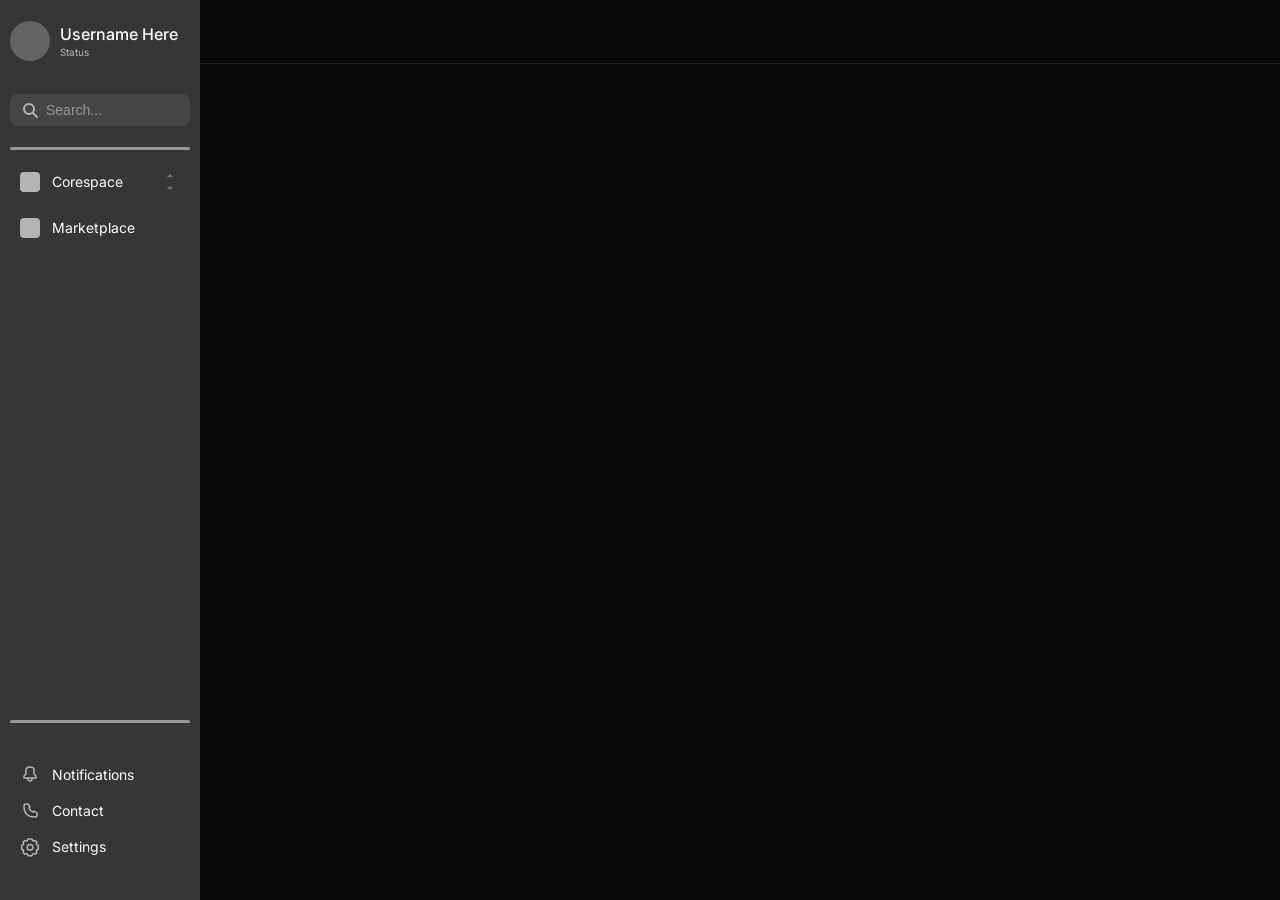
<file: pulsar-core-workspace-page.html>
<!DOCTYPE html>
<html lang="en">
<head>
  <meta charset="UTF-8">
  <meta name="viewport" content="width=device-width, initial-scale=1.0">
  <title>Pulsar - Corespace</title>
  <link rel="stylesheet" href="css/variables.css">
  <link rel="stylesheet" href="css/reset.css">
  <link rel="stylesheet" href="css/layout.css">
  <link rel="stylesheet" href="css/components.css">
  <link rel="stylesheet" href="css/utilities.css">
  <link rel="preconnect" href="https://fonts.googleapis.com">
  <link rel="preconnect" href="https://fonts.gstatic.com" crossorigin>
  <link href="https://fonts.googleapis.com/css2?family=Inter:wght@400;500;600&family=Space+Grotesk:wght@600;700&display=swap" rel="stylesheet">
</head>
<body class="auth-page">
  <!-- Header -->
  <header id="header1">
  </header>

  <div id="sidebar">
    <div class="top">
      <div class="profile">
        <div class="pfp-placeholder"></div>
        <div class="user-info">
          <div class="username">Username Here</div>
          <div class="status">Status</div>
        </div>
      </div>
            
      <div class="search-bar">
        <svg class="search-icon" width="16" height="16" viewBox="0 0 16 16" fill="none" xmlns="http://www.w3.org/2000/svg">
          <circle cx="7" cy="7" r="5" stroke="currentColor" stroke-width="2"/>
          <line x1="11" y1="11" x2="15" y2="15" stroke="currentColor" stroke-width="2" stroke-linecap="round"/>
        </svg>
        <input type="text" placeholder="Search...">
      </div>
    </div>
    
    <div class="side-divider"></div>
    
    <div class="middle">
      <div class="middle-item pillar-carousel">
        <div class="middle-icon"></div>
        <div class="pillar-name-container" id="pillar-name-container">
        </div>
        <div class="pillar-arrow-controls">
          <div class="pillar-arrow-btn" id="pillar-arrow-up">
            <svg viewBox="0 0 24 24" xmlns="http://www.w3.org/2000/svg">
              <path d="M7 14l5-5 5 5z"/>
            </svg>
          </div>
          <div class="pillar-arrow-btn" id="pillar-arrow-down">
            <svg viewBox="0 0 24 24" xmlns="http://www.w3.org/2000/svg">
              <path d="M7 10l5 5 5-5z"/>
            </svg>
          </div>
        </div>
      </div>
      
      <div class="middle-item">
        <div class="middle-icon"></div>
        <span>Marketplace</span>
      </div>
    </div>
    
    <div class="side-divider"></div>
    
    <div class="bottom">
      <div class="bottom-item">
        <svg class="bottom-icon" width="20" height="20" viewBox="0 0 20 20" fill="none" xmlns="http://www.w3.org/2000/svg">
          <path d="M10 2C8 2 6 3 6 5V9L4 11V13H16V11L14 9V5C14 3 12 2 10 2Z" stroke="currentColor" stroke-width="1.5" stroke-linejoin="round"/>
          <path d="M8 13V14C8 15.1046 8.89543 16 10 16C11.1046 16 12 15.1046 12 14V13" stroke="currentColor" stroke-width="1.5" stroke-linecap="round"/>
        </svg>
        <span>Notifications</span>
      </div>
      
      <div class="bottom-item">
        <svg class="bottom-icon" width="20" height="20" viewBox="0 0 20 20" fill="none" xmlns="http://www.w3.org/2000/svg">
          <path d="M6 3C5 3 4 4 4 5V6C4 12 8 16 14 16H15C16 16 17 15 17 14V12L14 10L13 11C13 11 10 10 9 7L10 6L8 3H6Z" stroke="currentColor" stroke-width="1.5" stroke-linejoin="round"/>
        </svg>
        <span>Contact</span>
      </div>
      
      <div class="bottom-item">
        <svg class="bottom-icon" width="20" height="20" viewBox="0 0 20 20" fill="none" xmlns="http://www.w3.org/2000/svg">
          <path d="M18.333 8.333L16.719 7.656C16.615 7.344 16.484 7.031 16.328 6.745L16.875 5.078L15.234 3.438L13.568 3.984C13.281 3.828 12.969 3.698 12.656 3.594L11.979 1.979H8.021L7.344 3.594C7.031 3.698 6.719 3.828 6.432 3.984L4.766 3.438L3.125 5.078L3.672 6.745C3.516 7.031 3.385 7.344 3.281 7.656L1.667 8.333V12.292L3.281 12.969C3.385 13.281 3.516 13.594 3.672 13.88L3.125 15.547L4.766 17.188L6.432 16.641C6.719 16.797 7.031 16.927 7.344 17.031L8.021 18.646H11.979L12.656 17.031C12.969 16.927 13.281 16.797 13.568 16.641L15.234 17.188L16.875 15.547L16.328 13.88C16.484 13.594 16.615 13.281 16.719 12.969L18.333 12.292V8.333Z" stroke="currentColor" stroke-width="1.5" stroke-linejoin="round"/>
          <circle cx="10" cy="10.313" r="2.813" stroke="currentColor" stroke-width="1.5"/>
        </svg>
        <span>Settings</span>
      </div>
    </div>
  </div>

  <!-- Main Content -->
  <main>
  </main>
  <script>
    const carouselContainer = document.getElementById('pillar-name-container');
    const carouselWrapper = document.querySelector('.pillar-carousel');
    const itemsList = ['Corespace', 'Knowledge', 'Productivity', 'Customization', 'Collaboration', 'Analytics', 'Extensions'];
    let activeItemIndex = 0;
    let wheelDeltaSum = 0;
    const deltaThresholdValue = 50;
    let lockState = false;

    // Create all pillar elements
    const displayElements = itemsList.map((itemText, idx) => {
      const elem = document.createElement('div');
      elem.className = 'pillar-text-item';
      elem.textContent = itemText;
      carouselContainer.appendChild(elem);
      return elem;
    });

    function refreshElementPositions() {
      displayElements.forEach((elem, idx) => {
        let offset = idx - activeItemIndex;
        
        if (offset > itemsList.length / 2) {
          offset -= itemsList.length;
        } else if (offset < -itemsList.length / 2) {
          offset += itemsList.length;
        }
        
        elem.style.transform = `translateY(${offset * 100}%)`;
        
        if (offset === -1 || offset === 0 || offset === 1) {
          elem.style.opacity = '1';
          elem.style.transition = 'transform 0.3s ease, opacity 0.3s ease';
        } else {
          elem.style.opacity = '0';
          elem.style.transition = 'none';
        }
      });
    }

    refreshElementPositions();

    function navigateCarousel(moveDirection) {
      if (lockState) return;
      
      lockState = true;
      
      if (moveDirection === 'down') {
        activeItemIndex--;
        if (activeItemIndex < 0) activeItemIndex = itemsList.length - 1;
      } else {
        activeItemIndex++;
        if (activeItemIndex >= itemsList.length) activeItemIndex = 0;
      }
      
      refreshElementPositions();
      
      setTimeout(() => {
        lockState = false;
      }, 300);
    }

    document.getElementById('pillar-arrow-up').addEventListener('click', (evt) => {
      evt.stopPropagation();
      navigateCarousel('up');
    });

    document.getElementById('pillar-arrow-down').addEventListener('click', (evt) => {
      evt.stopPropagation();
      navigateCarousel('down');
    });

    carouselWrapper.addEventListener('wheel', (evt) => {
      evt.preventDefault();
      
      if (lockState) return;
      
      wheelDeltaSum += Math.abs(evt.deltaY);
      
      if (wheelDeltaSum >= deltaThresholdValue) {
        wheelDeltaSum = 0;
        lockState = true;
        
        if (evt.deltaY > 0) {
          activeItemIndex--;
          if (activeItemIndex < 0) activeItemIndex = itemsList.length - 1;
        } else if (evt.deltaY < 0) {
          activeItemIndex++;
          if (activeItemIndex >= itemsList.length) activeItemIndex = 0;
        }
        
        refreshElementPositions();
        
        setTimeout(() => {
          lockState = false;
        }, 300);
      }
    });
  </script>
</body>
</html>
</file>
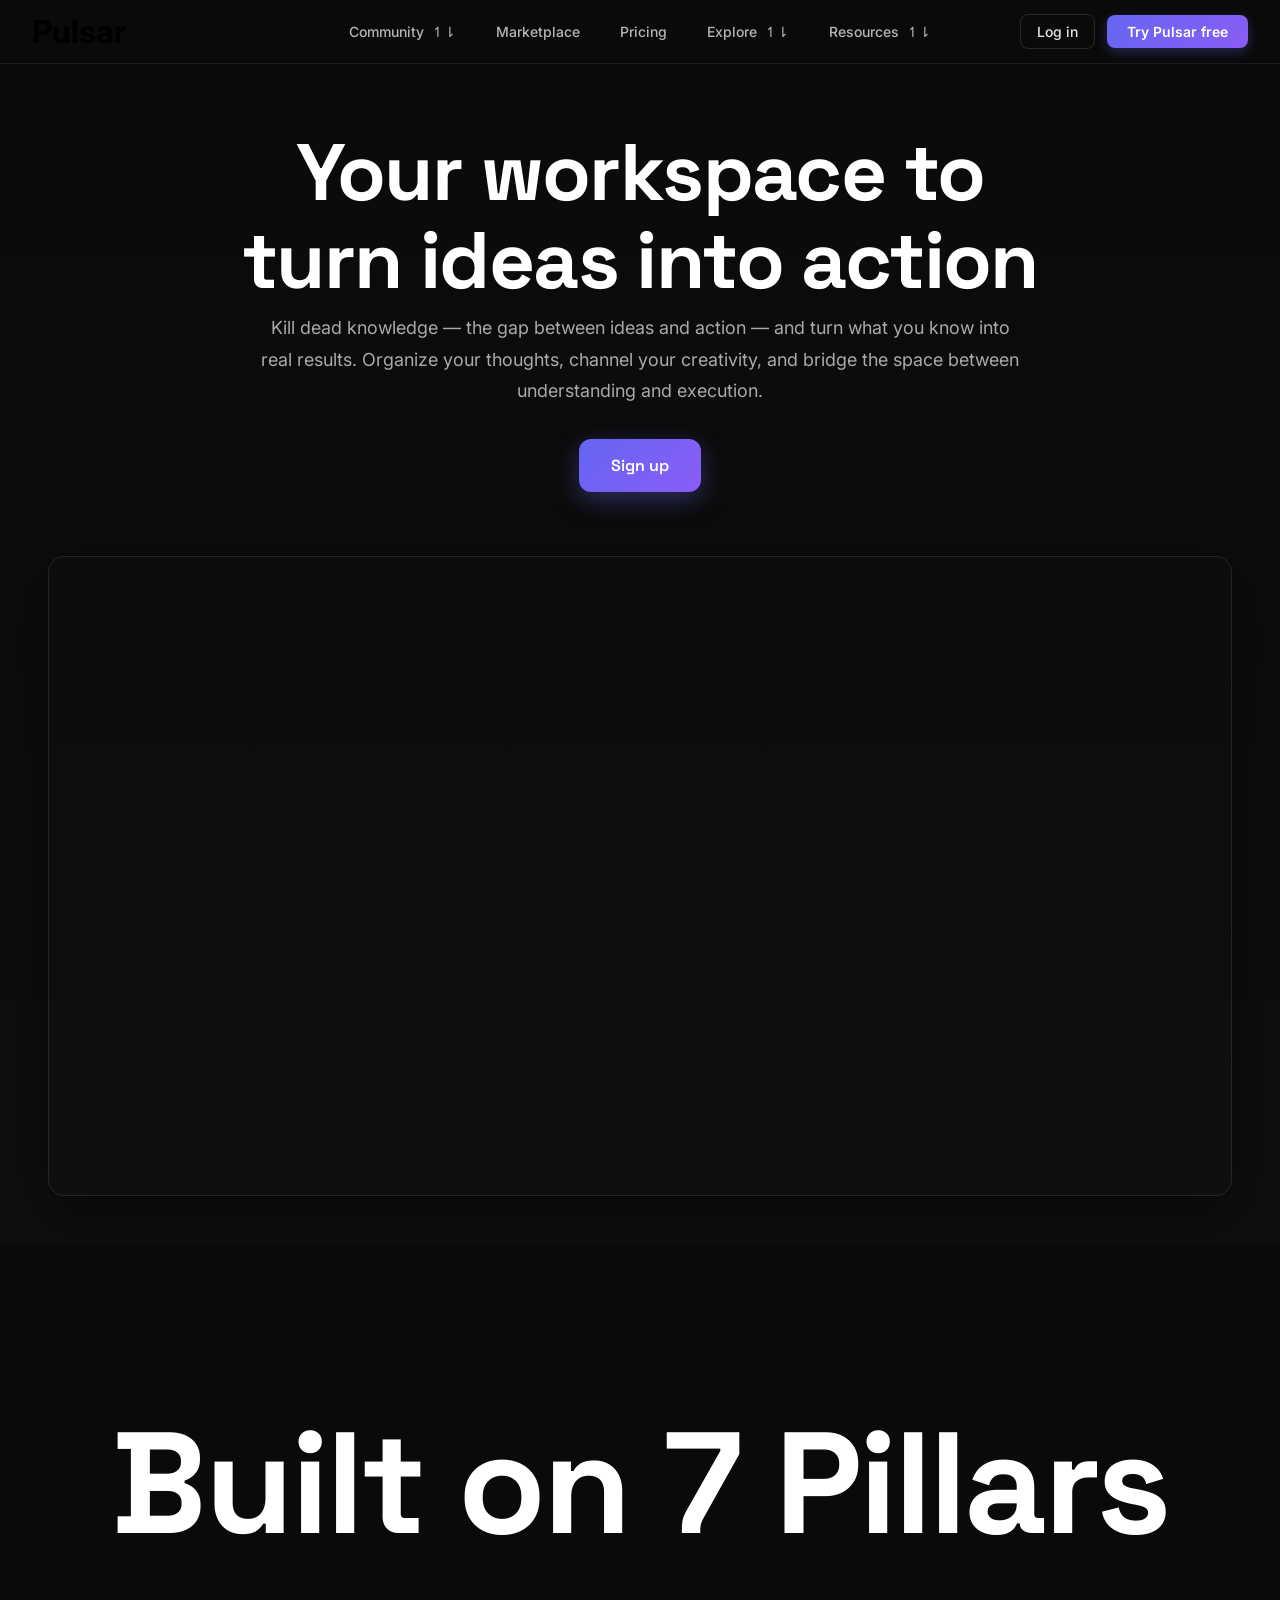
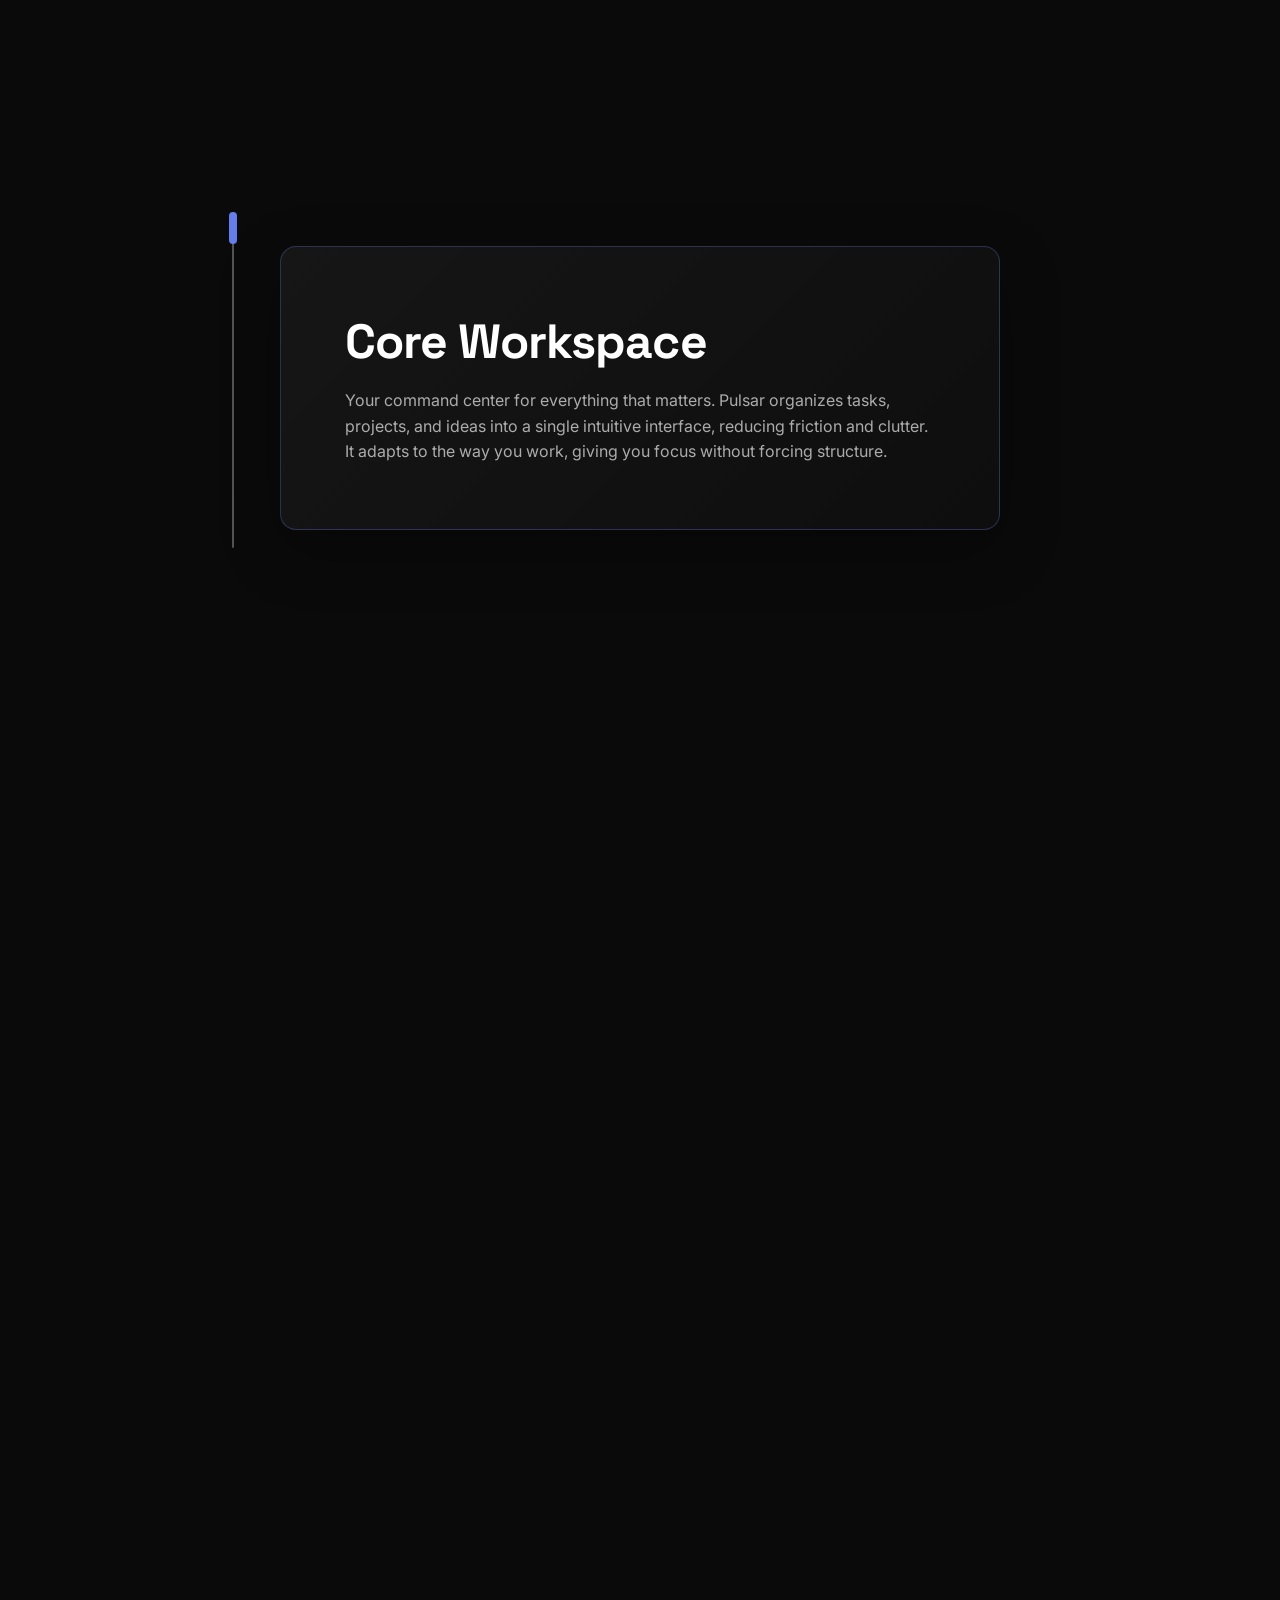
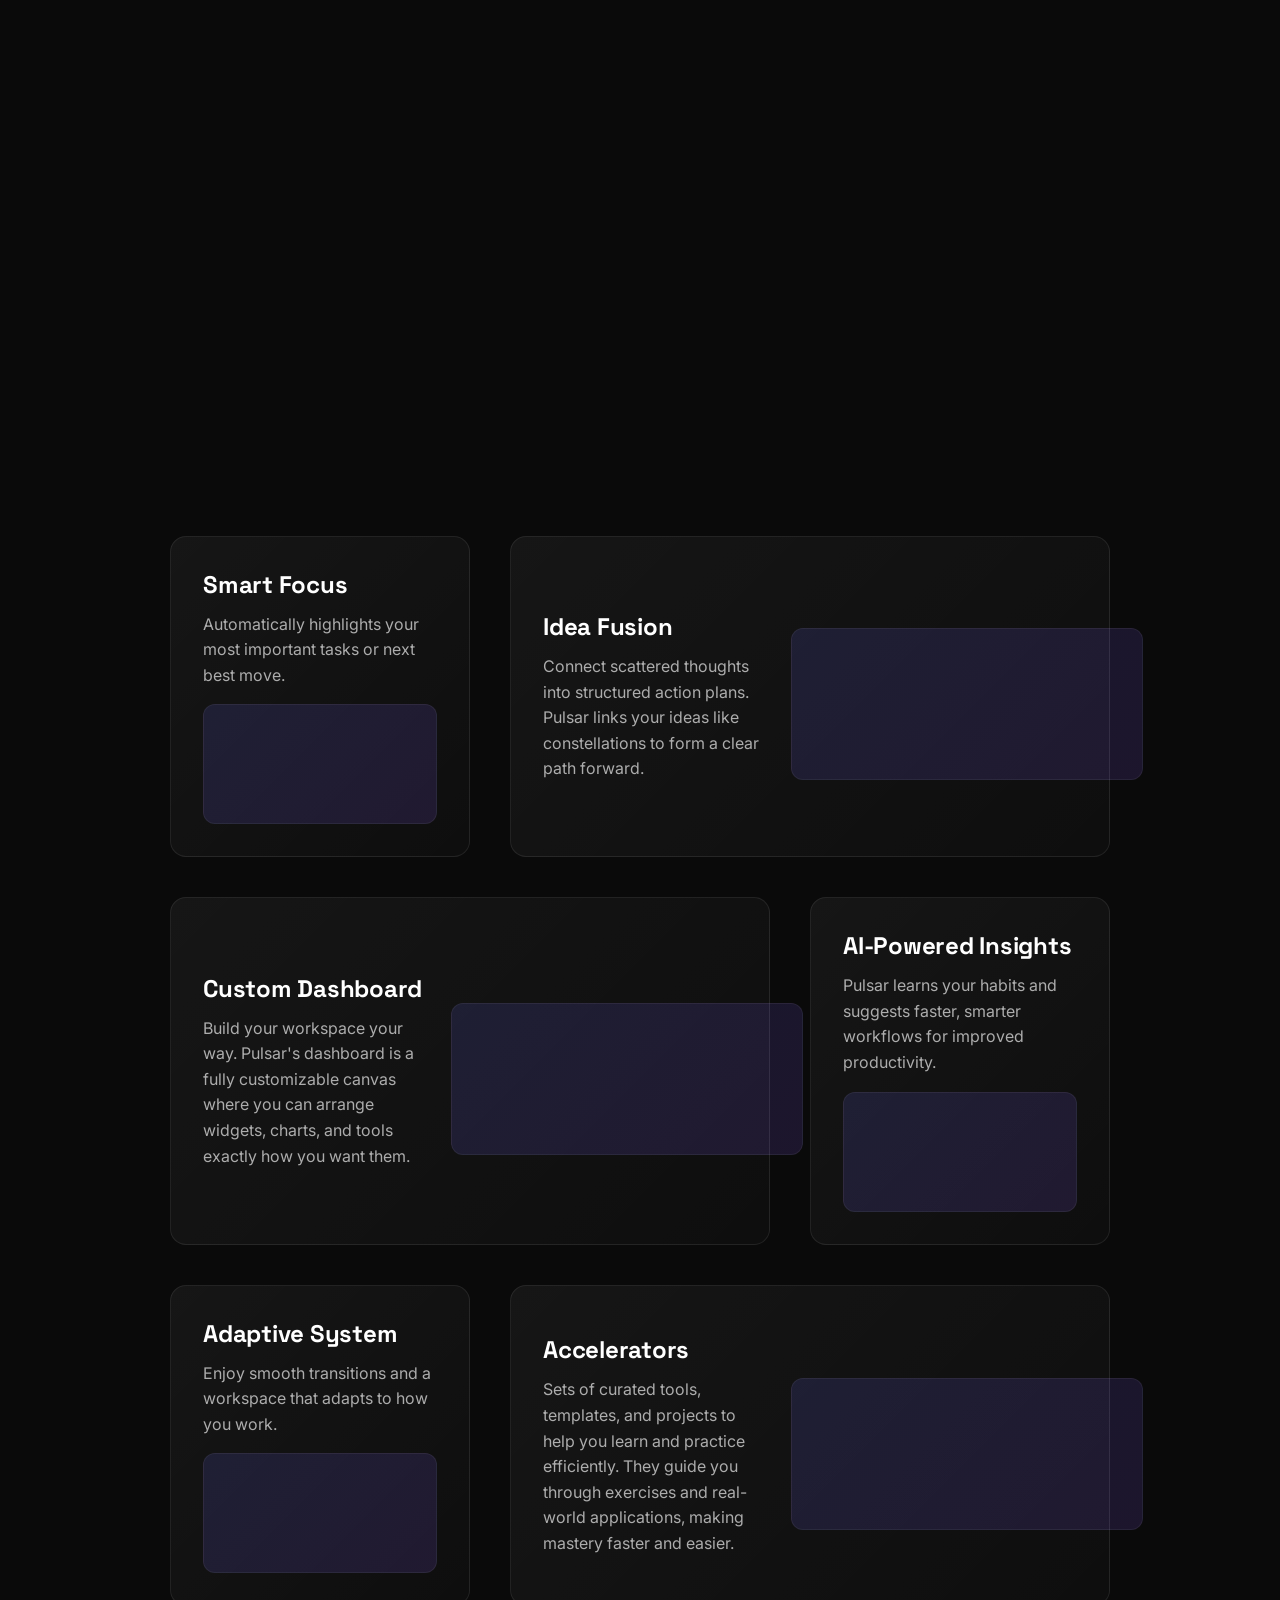
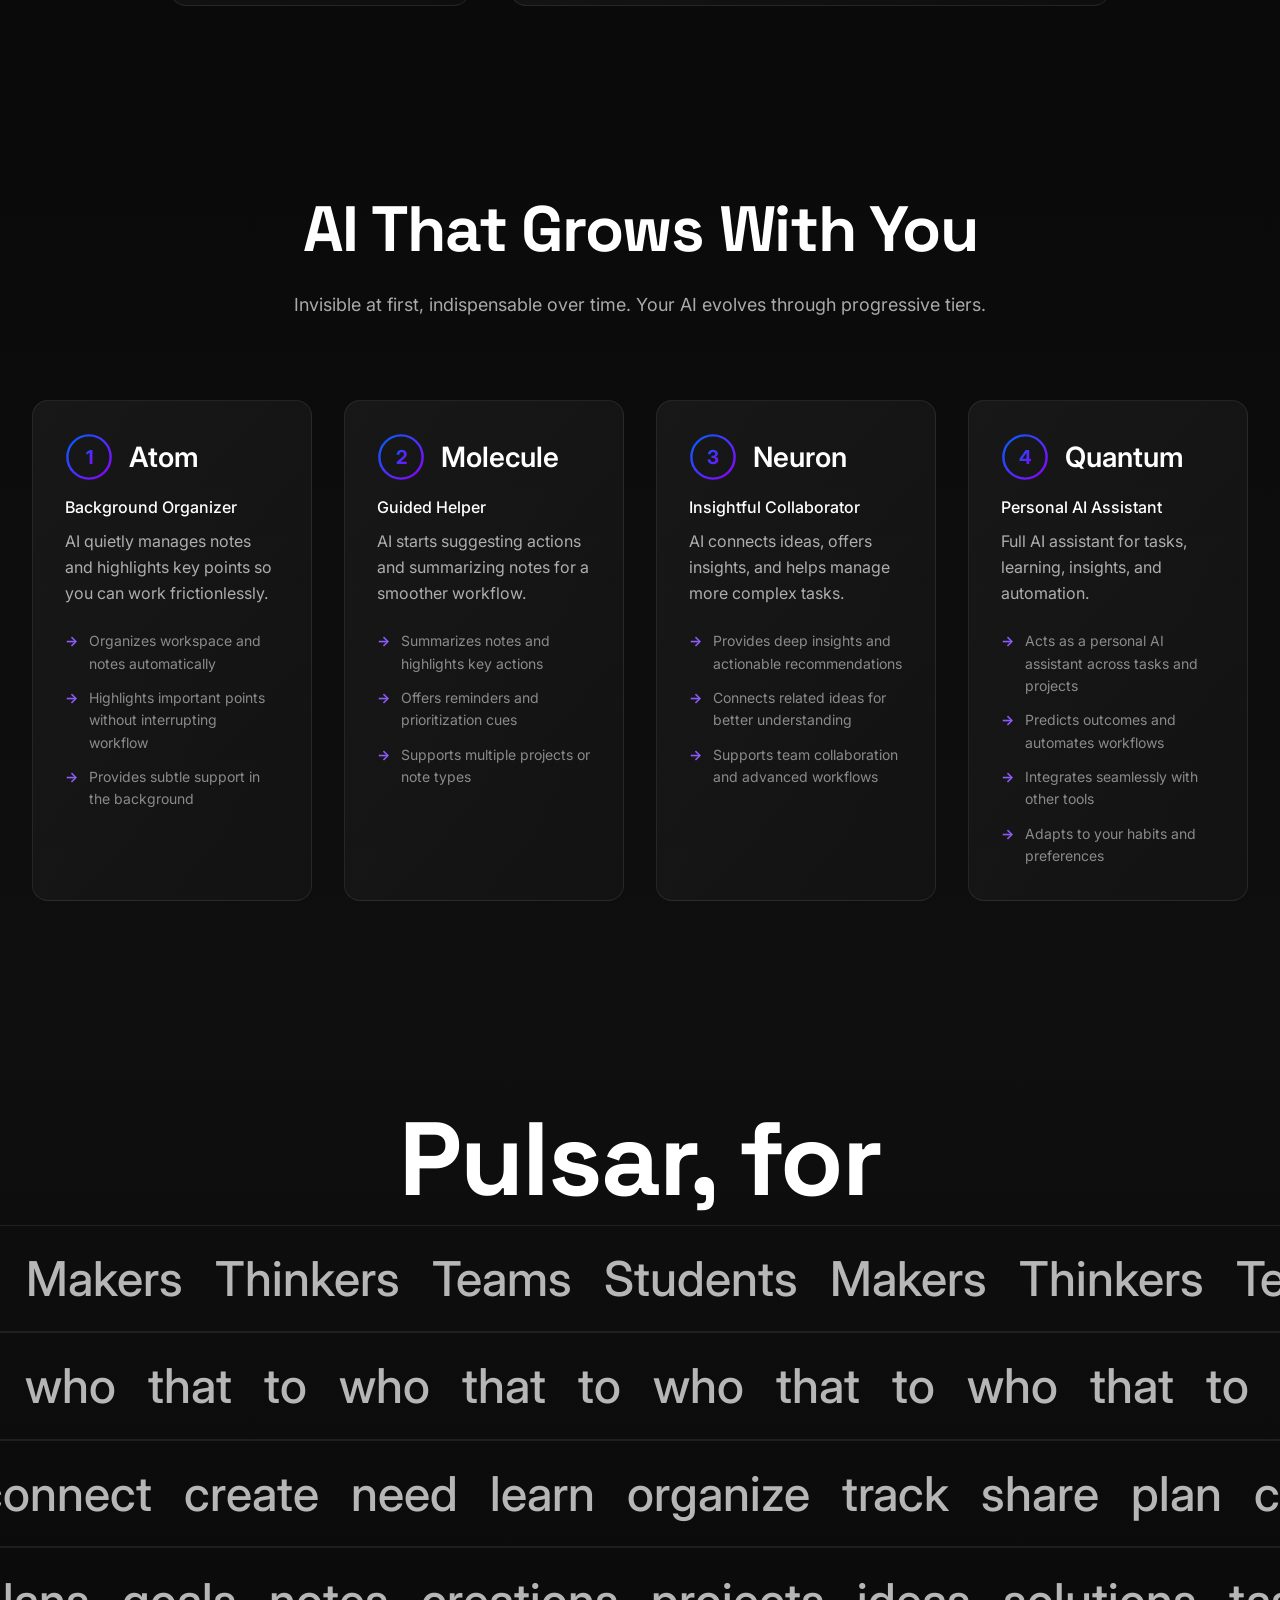
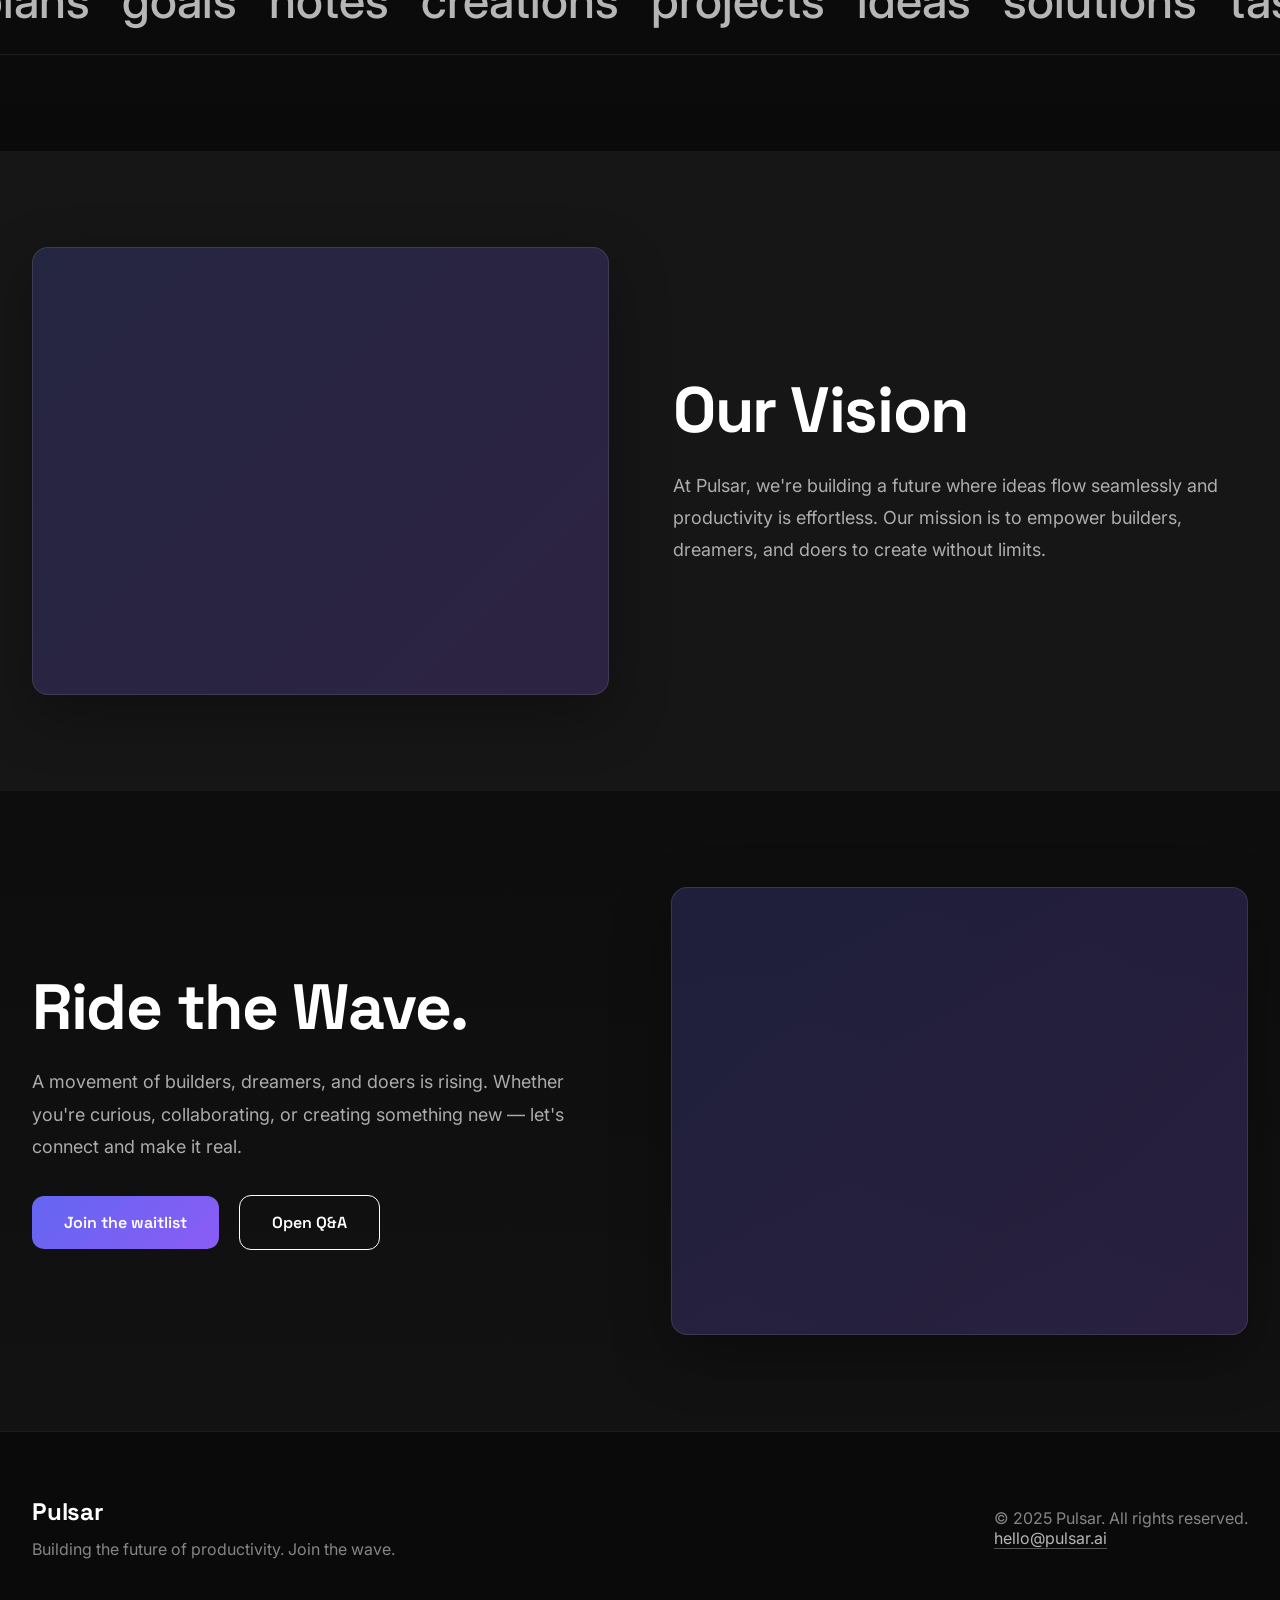
<file: pulsar-landing-page.html>
<!DOCTYPE html>
<html lang="en">
<head>
  <meta charset="UTF-8">
  <title>Pulsar</title>
  <link rel="stylesheet" href="css/variables.css">
  <link rel="stylesheet" href="css/reset.css">
  <link rel="stylesheet" href="css/layout.css">
  <link rel="stylesheet" href="css/components.css">
  <link rel="stylesheet" href="css/pages.css">
  <link rel="stylesheet" href="css/utilities.css">
  <link rel="stylesheet" href="css/animations.css">
  <link rel="preconnect" href="https://fonts.googleapis.com">
  <link rel="preconnect" href="https://fonts.gstatic.com" crossorigin>
  <link href="https://fonts.googleapis.com/css2?family=Inter:ital,wght@0,400;0,500;1,400;1,500&family=Space+Grotesk:wght@300;400;500;700&display=swap" rel="stylesheet">
</head>
<body class="body">
  
  <header id="header1">
    <div class="header-left">
      <h1 class="logo">Pulsar</h1>
    </div>

    <nav class="navbar">
      <div class="nav-item-wrapper">
        <button class="community-button">
          Community 
          <span class="navbararrowtop">&#8639</span>
          <span class="navbararrowbottom">&#8642</span>
        </button>
        <div class="popup community-popup">
          <div class="popup-column">
            <h3>Threads</h3>
            <a href="#">General Discussion</a>
            <a href="#">Help & Support</a>
            <a href="#">Suggestions & Feedback</a>
          </div>
          
          <div class="popup-column">
            <h3>News</h3>
            <a href="#">Product Updates</a>
            <a href="#">Maintenance Notices</a>
            <a href="#">Milestones & News</a>
          </div>
          
          <div class="popup-column">
            <h3>Socials</h3>
            <a href="#">Discord</a>
            <a href="#">X (Twitter)</a>
            <a href="#">YouTube</a>
          </div>
        </div>
      </div>
      
      <a class="marketplace-link">Marketplace</a>
      
      <a class="pricing-link">Pricing</a>
      
      <div class="nav-item-wrapper">
        <button class="explore-button">
          Explore 
          <span class="navbararrowtop">&#8639</span>
          <span class="navbararrowbottom">&#8642</span>
        </button>
        <div class="popup explore-popup">
          <div class="popup-column">
            <h3>Features</h3>
            <a href="#">Trading Dashboard</a>
            <a href="#">Pattern Detection</a>
            <a href="#">Risk Tools</a>
          </div>
          
          <div class="popup-column">
            <h3>AI</h3>
            <a href="#">Prediction Models</a>
            <a href="#">Pattern Recognition Model</a>
            <a href="#">Analytics Engine</a>
          </div>
          
          <div class="popup-column">
            <h3>General</h3>
            <a href="#">About Pulsar</a>
            <a href="#">Vision & Mission</a>
            <a href="#">Pricing</a>
          </div>
        </div>
      </div>
      
      <div class="nav-item-wrapper">
        <button class="resources-button">
          Resources 
          <span class="navbararrowtop">&#8639</span>
          <span class="navbararrowbottom">&#8642</span>
        </button>
        <div class="popup resources-popup">
          <div class="popup-column">
            <h3>Documentation</h3>
            <a href="#">Getting Started Guide</a>
            <a href="#">API Reference</a>
            <a href="#">System Requirements</a>
          </div>
          
          <div class="popup-column">
            <h3>Learn</h3>
            <a href="#">Beginner Tutorials</a>
            <a href="#">Feature Walkthroughs</a>
            <a href="#">Example Projects / Demos</a>
          </div>
          
          <div class="popup-column">
            <h3>Tools & Downloads</h3>
            <a href="#">SDKs</a>
            <a href="#">Template Scripts</a>
            <a href="#">Model Files / Configs</a>
          </div>
          
          <div class="popup-column">
            <h3>Knowledge Base</h3>
            <a href="#">FAQs</a>
            <a href="#">Troubleshooting</a>
            <a href="#">Concept Explanations</a>
          </div>
        </div>
      </div>
    </nav>

    <div class="header-right">
    <button class="log-in" onclick="window.location.href='pulsar-log-page.html#login'">Log in</button>
    <button class="tpf" onclick="window.location.href='pulsar-log-page.html#signup'">Try Pulsar free</button>

      <button class="hamburger" aria-label="Toggle Menu">
        <div></div>
        <div></div>
        <div></div>
      </button>
    </div>

    <div class="mobile-menu">
      <button class="community-button">Community <span class="navbararrowtoptog">&#8639</span><span class="navbararrowbottomtog">&#8642</span></button>
      <a class="marketplace-link">Marketplace</a>
      <a class="pricing-link">Pricing</a>
      <button class="explore-button">Explore <span class="navbararrowtoptog">&#8639</span><span class="navbararrowbottomtog">&#8642</span></button>
      <button class="resources-button">Resources <span class="navbararrowtoptog">&#8639</span><span class="navbararrowbottomtog">&#8642</span></button>
      <button class="log-in">Log in</button>
      <button class="tpf">Try Pulsar free</button>
    </div>
  </header>

  <main>
    <!-- Hero Section -->
    <section id="hero">
      <div id="herotext">
        <h1 id="catchline">Your workspace to turn ideas into action</h1>
        <p id="explanation">
          Kill dead knowledge — the gap between ideas and action — and turn what you know into real results. 
          Organize your thoughts, channel your creativity, and bridge the space between understanding and execution.
        </p>
        <button id="heropagecta" onclick="window.location.href='pulsar-log-page.html#signup'">Sign up</button>
      </div>
      <div id="heroimage"></div>
    </section>

    <!-- Pillars Section -->
    <section id="pillars">
      <!-- Container with header content -->
      <div class="pillar-header-section">
        <h1 id="head-pillar">Built on 7 Pillars</h1>
      </div>
      <div class="pillar-spacer" data-pillar="0"></div>
      <div class="pillar-spacer" data-pillar="1"></div>
      <div class="pillar-spacer" data-pillar="2"></div>
      <div class="pillar-spacer" data-pillar="3"></div>
      <div class="pillar-spacer" data-pillar="4"></div>
      <div class="pillar-spacer" data-pillar="5"></div>
      <div class="pillar-spacer" data-pillar="6"></div>
      <div class="pillar-spacer extra-scroll"></div>

      <!-- Sticky container with most content -->
      <div class="pillars-sticky-container">
        <!-- Separate Timeline Line -->
        <div class="pillars-timeline-line"></div>
        <!-- Moving indicator on the line -->
        <div class="pillars-timeline-indicator"></div>
        
        <div class="pillar-content-card active" data-index="0">
          <h2>Core Workspace</h2>
          <p>Your command center for everything that matters. Pulsar organizes tasks, projects, and ideas into a single intuitive interface, reducing friction and clutter. It adapts to the way you work, giving you focus without forcing structure.</p>
        </div>
        
        <div class="pillar-content-card" data-index="1">
          <h2>Knowledge & Learning</h2>
          <p>Capture, connect, and evolve your knowledge effortlessly. Notes, references, and insights are linked contextually, making it easy to retrieve and build on them over time. Pulsar helps transform raw information into actionable understanding, so learning becomes continuous and intuitive.</p>
        </div>
        
        <div class="pillar-content-card" data-index="2">
          <h2>Productivity</h2>
          <p>Turn ideas into action without losing momentum. Smart task management, goal tracking, and workflow automation reduce repetitive work and mental overhead. Focus stays on what matters, while Pulsar handles the organizational heavy lifting.</p>
        </div>
        
        <div class="pillar-content-card" data-index="3">
          <h2>Customization</h2>
          <p>Pulsar molds to your workflow, not the other way around. Themes, layouts, and modular tools let you create a workspace that feels truly yours. Every feature can be tuned to match your habits, priorities, and style.</p>
        </div>
        
        <div class="pillar-content-card" data-index="4">
          <h2>Collaboration</h2>
          <p>Seamless teamwork without the chaos. Real-time editing, shared spaces, and contextual discussion layers keep everyone aligned. Collaboration in Pulsar is natural, effortless, and productive, whether working in small teams or large organizations.</p>
        </div>

        <div class="pillar-content-card" data-index="5">
          <h2>Data & Insights</h2>
          <p>Your activity becomes actionable intelligence. Pulsar tracks patterns, generates analytics, and surfaces trends that help you make informed decisions. Insightful visualizations transform everyday work into meaningful guidance.</p>
        </div>
        
        <div class="pillar-content-card" data-index="6">
          <h2>Integration & Expansion</h2>
          <p>Connect with the tools you already use and expand beyond them. APIs, plugins, and intelligent connectors bring your ecosystem together, while Pulsar grows as your needs evolve. Integration ensures nothing is lost, and expansion ensures nothing is out of reach.</p>
        </div>
      </div>
    </section>

    <!-- Features Section -->
    <section id="features">
      <div class="features-container">
        <div class="feature-card small-card">
          <h3>Smart Focus</h3>
          <p>Automatically highlights your most important tasks or next best move.</p>
          <div class="feature-image"></div>
        </div>

        <div class="feature-card long-card">
          <div class="text-content">
            <h3>Idea Fusion</h3>
            <p>Connect scattered thoughts into structured action plans. Pulsar links your ideas like constellations to form a clear path forward.</p>
          </div>
          <div class="feature-image"></div>
        </div>

        <div class="feature-card long-card">
          <div class="text-content">
            <h3>Custom Dashboard</h3>
            <p>Build your workspace your way. Pulsar's dashboard is a fully customizable canvas where you can arrange widgets, charts, and tools exactly how you want them.</p>
          </div>
          <div class="feature-image"></div>
        </div>

        <div class="feature-card small-card">
          <h3>AI-Powered Insights</h3>
          <p>Pulsar learns your habits and suggests faster, smarter workflows for improved productivity.</p>
          <div class="feature-image"></div>
        </div>

        <div class="feature-card small-card">
          <h3>Adaptive System</h3>
          <p>Enjoy smooth transitions and a workspace that adapts to how you work.</p>
          <div class="feature-image"></div>
        </div>

        <div class="feature-card long-card">
          <div class="text-content">
            <h3>Accelerators</h3>
            <p>Sets of curated tools, templates, and projects to help you learn and practice efficiently. They guide you through exercises and real-world applications, making mastery faster and easier.</p>
          </div>
          <div class="feature-image"></div>
        </div>
      </div>
    </section>

    <section id="AIgrowthwu">
      <div class="ai-growth-container">
        <div class="ai-growth-header">
          <h2>AI That Grows With You</h2>
          <p>Invisible at first, indispensable over time. Your AI evolves through progressive tiers.</p>
        </div>

        <div class="ai-tiers">

          <!-- Tier 1 -->
          <div class="tier-card" data-tier="1">
            <div class="tier-header">
              <div class="tier-header-icon">
                <svg viewBox="0 0 100 100" xmlns="http://www.w3.org/2000/svg">
                  <defs>
                    <linearGradient id="tier1Gradient" x1="0%" y1="0%" x2="100%" y2="100%">
                      <stop offset="0%" stop-color="#0062FF"/>
                      <stop offset="100%" stop-color="#9000FF"/>
                    </linearGradient>
                  </defs>
                  <circle cx="50" cy="50" r="45" stroke="url(#tier1Gradient)" stroke-width="5" fill="none"/>
                  <text x="50" y="55" text-anchor="middle" dominant-baseline="middle" font-size="40" fill="url(#tier1Gradient)" font-weight="700">1</text>
                </svg>
                <h4>Atom</h4>
              </div>
              <p class="tier-subtitle">Background Organizer</p>
            </div>
            <p class="tier-description">AI quietly manages notes and highlights key points so you can work frictionlessly.</p>
            <ul class="tier-features">
              <li>Organizes workspace and notes automatically</li>
              <li>Highlights important points without interrupting workflow</li>
              <li>Provides subtle support in the background</li>
            </ul>
          </div>

          <!-- Tier 2 -->
          <div class="tier-card" data-tier="2">
            <div class="tier-header">
              <div class="tier-header-icon">
                <svg viewBox="0 0 100 100" xmlns="http://www.w3.org/2000/svg">
                  <defs>
                    <linearGradient id="tier2Gradient" x1="0%" y1="0%" x2="100%" y2="100%">
                      <stop offset="0%" stop-color="#0062FF"/>
                      <stop offset="100%" stop-color="#9000FF"/>
                    </linearGradient>
                  </defs>
                  <circle cx="50" cy="50" r="45" stroke="url(#tier2Gradient)" stroke-width="5" fill="none"/>
                  <text x="50" y="55" text-anchor="middle" dominant-baseline="middle" font-size="40" fill="url(#tier2Gradient)" font-weight="700">2</text>
                </svg>
                <h4>Molecule  </h4>
              </div>
              <p class="tier-subtitle">Guided Helper</p>
            </div>
            <p class="tier-description">AI starts suggesting actions and summarizing notes for a smoother workflow.</p>
            <ul class="tier-features">
              <li>Summarizes notes and highlights key actions</li>
              <li>Offers reminders and prioritization cues</li>
              <li>Supports multiple projects or note types</li>
            </ul>
          </div>

          <!-- Tier 3 -->
          <div class="tier-card" data-tier="3">
            <div class="tier-header">
              <div class="tier-header-icon">
                <svg viewBox="0 0 100 100" xmlns="http://www.w3.org/2000/svg">
                  <defs>
                    <linearGradient id="tier3Gradient" x1="0%" y1="0%" x2="100%" y2="100%">
                      <stop offset="0%" stop-color="#0062FF"/>
                      <stop offset="100%" stop-color="#9000FF"/>
                    </linearGradient>
                  </defs>
                  <circle cx="50" cy="50" r="45" stroke="url(#tier3Gradient)" stroke-width="5" fill="none"/>
                  <text x="50" y="55" text-anchor="middle" dominant-baseline="middle" font-size="40" fill="url(#tier3Gradient)" font-weight="700">3</text>
                </svg>
                <h4>Neuron</h4>
              </div>
              <p class="tier-subtitle">Insightful Collaborator</p>
            </div>
            <p class="tier-description">AI connects ideas, offers insights, and helps manage more complex tasks.</p>
            <ul class="tier-features">
              <li>Provides deep insights and actionable recommendations</li>
              <li>Connects related ideas for better understanding</li>
              <li>Supports team collaboration and advanced workflows</li>
            </ul>
          </div>

          <!-- Tier 4 -->
          <div class="tier-card" data-tier="4">
            <div class="tier-header">
              <div class="tier-header-icon">
                <svg viewBox="0 0 100 100" xmlns="http://www.w3.org/2000/svg">
                  <defs>
                    <linearGradient id="tier4Gradient" x1="0%" y1="0%" x2="100%" y2="100%">
                      <stop offset="0%" stop-color="#0062FF"/>
                      <stop offset="100%" stop-color="#9000FF"/>
                    </linearGradient>
                  </defs>
                  <circle cx="50" cy="50" r="45" stroke="url(#tier4Gradient)" stroke-width="5" fill="none"/>
                  <text x="50" y="55" text-anchor="middle" dominant-baseline="middle" font-size="40" fill="url(#tier4Gradient)" font-weight="700">4</text>
                </svg>
                <h4>Quantum</h4>
              </div>
              <p class="tier-subtitle">Personal AI Assistant</p>
            </div>
            <p class="tier-description">Full AI assistant for tasks, learning, insights, and automation.</p>
            <ul class="tier-features">
              <li>Acts as a personal AI assistant across tasks and projects</li>
              <li>Predicts outcomes and automates workflows</li>
              <li>Integrates seamlessly with other tools</li>
              <li>Adapts to your habits and preferences</li>
            </ul>
          </div>

        </div>
      </div>
    </section>

    <!-- About / Rotating Tickers -->
    <section id="about">
      <div class="ticker-container">
        <div id="aboutstatic">
          <span class="prefix">Pulsar, for</span>
        </div>
        
      <div class="ticker-wrapper">
        <div class="layer layer1" id="ticker">
          <!-- First set of items -->
          <div class="scroller-item" data-word="Students">Students</div>
          <div class="scroller-item" data-word="Makers">Makers</div>
          <div class="scroller-item" data-word="Thinkers">Thinkers</div>
          <div class="scroller-item" data-word="Teams">Teams</div>
          <div class="scroller-item" data-word="Students">Students</div>
          <div class="scroller-item" data-word="Makers">Makers</div>
          <div class="scroller-item" data-word="Thinkers">Thinkers</div>
          <div class="scroller-item" data-word="Teams">Teams</div>
        
          <!-- Duplicate set for seamless loop -->
          <div class="scroller-item" data-word="Students">Students</div>
          <div class="scroller-item" data-word="Makers">Makers</div>
          <div class="scroller-item" data-word="Thinkers">Thinkers</div>
          <div class="scroller-item" data-word="Teams">Teams</div>
          <div class="scroller-item" data-word="Students">Students</div>
          <div class="scroller-item" data-word="Makers">Makers</div>
          <div class="scroller-item" data-word="Thinkers">Thinkers</div>
          <div class="scroller-item" data-word="Teams">Teams</div>
        </div>
      </div>

      <div class="ticker-wrapper">
        <div class="layer layer2" id="ticker">
          <!-- First set of items -->
          <div class="scroller-item" data-word="to">to</div>
          <div class="scroller-item" data-word="who">who</div>
          <div class="scroller-item" data-word="that">that</div>
          <div class="scroller-item" data-word="to">to</div>
          <div class="scroller-item" data-word="who">who</div>
          <div class="scroller-item" data-word="that">that</div>
          <div class="scroller-item" data-word="to">to</div>
          <div class="scroller-item" data-word="who">who</div>
          <div class="scroller-item" data-word="that">that</div>
          <div class="scroller-item" data-word="to">to</div>
          <div class="scroller-item" data-word="who">who</div>
          <div class="scroller-item" data-word="that">that</div>
          <div class="scroller-item" data-word="to">to</div>
          <div class="scroller-item" data-word="who">who</div>
          <div class="scroller-item" data-word="to">to</div>
          <div class="scroller-item" data-word="who">who</div>
          <div class="scroller-item" data-word="that">that</div>
        
          <!-- Duplicate set for seamless loop -->
          <div class="scroller-item" data-word="to">to</div>
          <div class="scroller-item" data-word="who">who</div>
          <div class="scroller-item" data-word="that">that</div>
          <div class="scroller-item" data-word="to">to</div>
          <div class="scroller-item" data-word="who">who</div>
          <div class="scroller-item" data-word="that">that</div>
          <div class="scroller-item" data-word="to">to</div>
          <div class="scroller-item" data-word="who">who</div>
          <div class="scroller-item" data-word="that">that</div>
          <div class="scroller-item" data-word="to">to</div>
          <div class="scroller-item" data-word="who">who</div>
          <div class="scroller-item" data-word="that">that</div>
          <div class="scroller-item" data-word="to">to</div>
          <div class="scroller-item" data-word="who">who</div>
          <div class="scroller-item" data-word="to">to</div>
          <div class="scroller-item" data-word="who">who</div>
          <div class="scroller-item" data-word="that">that</div>
        </div>
      </div>

      <div class="ticker-wrapper">
        <div class="layer layer3" id="ticker">
          <!-- First set of items -->
          <div class="scroller-item" data-word="organize">organize</div>
          <div class="scroller-item" data-word="track">track</div>
          <div class="scroller-item" data-word="share">share</div>
          <div class="scroller-item" data-word="plan">plan</div>
          <div class="scroller-item" data-word="connect">connect</div>
          <div class="scroller-item" data-word="create">create</div>
          <div class="scroller-item" data-word="need">need</div>
          <div class="scroller-item" data-word="learn">learn</div>
          <div class="scroller-item" data-word="organize">organize</div>
          <div class="scroller-item" data-word="track">track</div>
          <div class="scroller-item" data-word="share">share</div>
          <div class="scroller-item" data-word="plan">plan</div>
          <div class="scroller-item" data-word="connect">connect</div>
          <div class="scroller-item" data-word="create">create</div>
          <div class="scroller-item" data-word="need">need</div>
          <div class="scroller-item" data-word="learn">learn</div>
        
          <!-- Duplicate set for seamless loop -->
          <div class="scroller-item" data-word="organize">organize</div>
          <div class="scroller-item" data-word="track">track</div>
          <div class="scroller-item" data-word="share">share</div>
          <div class="scroller-item" data-word="plan">plan</div>
          <div class="scroller-item" data-word="connect">connect</div>
          <div class="scroller-item" data-word="create">create</div>
          <div class="scroller-item" data-word="need">need</div>
          <div class="scroller-item" data-word="learn">learn</div>
          <div class="scroller-item" data-word="organize">organize</div>
          <div class="scroller-item" data-word="track">track</div>
          <div class="scroller-item" data-word="share">share</div>
          <div class="scroller-item" data-word="plan">plan</div>
          <div class="scroller-item" data-word="connect">connect</div>
          <div class="scroller-item" data-word="create">create</div>
          <div class="scroller-item" data-word="need">need</div>
          <div class="scroller-item" data-word="learn">learn</div>
        </div>
      </div>

      <div class="ticker-wrapper">
        <div class="layer layer4" id="ticker">
          <!-- First set of items -->
          <div class="scroller-item" data-word="projects">projects</div>
          <div class="scroller-item" data-word="ideas">ideas</div>
          <div class="scroller-item" data-word="solutions">solutions</div>
          <div class="scroller-item" data-word="tasks">tasks</div>
          <div class="scroller-item" data-word="plans">plans</div>
          <div class="scroller-item" data-word="goals">goals</div>
          <div class="scroller-item" data-word="notes">notes</div>
          <div class="scroller-item" data-word="creations">creations</div>
          <div class="scroller-item" data-word="projects">projects</div>
          <div class="scroller-item" data-word="ideas">ideas</div>
          <div class="scroller-item" data-word="solutions">solutions</div>
          <div class="scroller-item" data-word="tasks">tasks</div>
          <div class="scroller-item" data-word="plans">plans</div>
          <div class="scroller-item" data-word="goals">goals</div>
          <div class="scroller-item" data-word="notes">notes</div>
          <div class="scroller-item" data-word="creations">creations</div>
        
          <!-- Duplicate set for seamless loop -->
          <div class="scroller-item" data-word="projects">projects</div>
          <div class="scroller-item" data-word="ideas">ideas</div>
          <div class="scroller-item" data-word="solutions">solutions</div>
          <div class="scroller-item" data-word="tasks">tasks</div>
          <div class="scroller-item" data-word="plans">plans</div>
          <div class="scroller-item" data-word="goals">goals</div>
          <div class="scroller-item" data-word="notes">notes</div>
          <div class="scroller-item" data-word="creations">creations</div>
          <div class="scroller-item" data-word="projects">projects</div>
          <div class="scroller-item" data-word="ideas">ideas</div>
          <div class="scroller-item" data-word="solutions">solutions</div>
          <div class="scroller-item" data-word="tasks">tasks</div>
          <div class="scroller-item" data-word="plans">plans</div>
          <div class="scroller-item" data-word="goals">goals</div>
          <div class="scroller-item" data-word="notes">notes</div>
          <div class="scroller-item" data-word="creations">creations</div>
        </div>
      </div>
    </section>

    <!-- Vision Section -->
    <section id="vision">
      <div class="vision-content">
        <div class="vision-visual"></div>
        <div class="vision-text">
          <h2>Our Vision</h2>
          <p>
            At Pulsar, we're building a future where ideas flow seamlessly and productivity is effortless. 
            Our mission is to empower builders, dreamers, and doers to create without limits.
          </p>
        </div>
      </div>
    </section>

     <!-- Contact Section -->
    <section id="contact">
      <div class="contact-content">
        <div class="contact-text">
          <h2>Ride the Wave.</h2>
          <p>
            A movement of builders, dreamers, and doers is rising. Whether you're curious, collaborating, or creating something new — let's connect and make it real.
          </p>
          <button id="contactjoin">Join the waitlist</button>
          <button id="qanda">Open Q&A</button>
        </div>
        <div class="contact-visual"></div>
      </div>
    </section>

    <!-- Footer -->
    <footer id="footer">
      <div class="footer-content">
        <div class="footer-left">
          <h3>Pulsar</h3>
          <p>Building the future of productivity. Join the wave.</p>
        </div>
        <div class="footer-right">
          <p>© 2025 Pulsar. All rights reserved.</p>
          <p><a href="mailto:hello@pulsar.ai">hello@pulsar.ai</a></p>
        </div>
      </div>
    </footer>
  </main>
  <script src="app.js"></script>
</body>
</html>
</file>
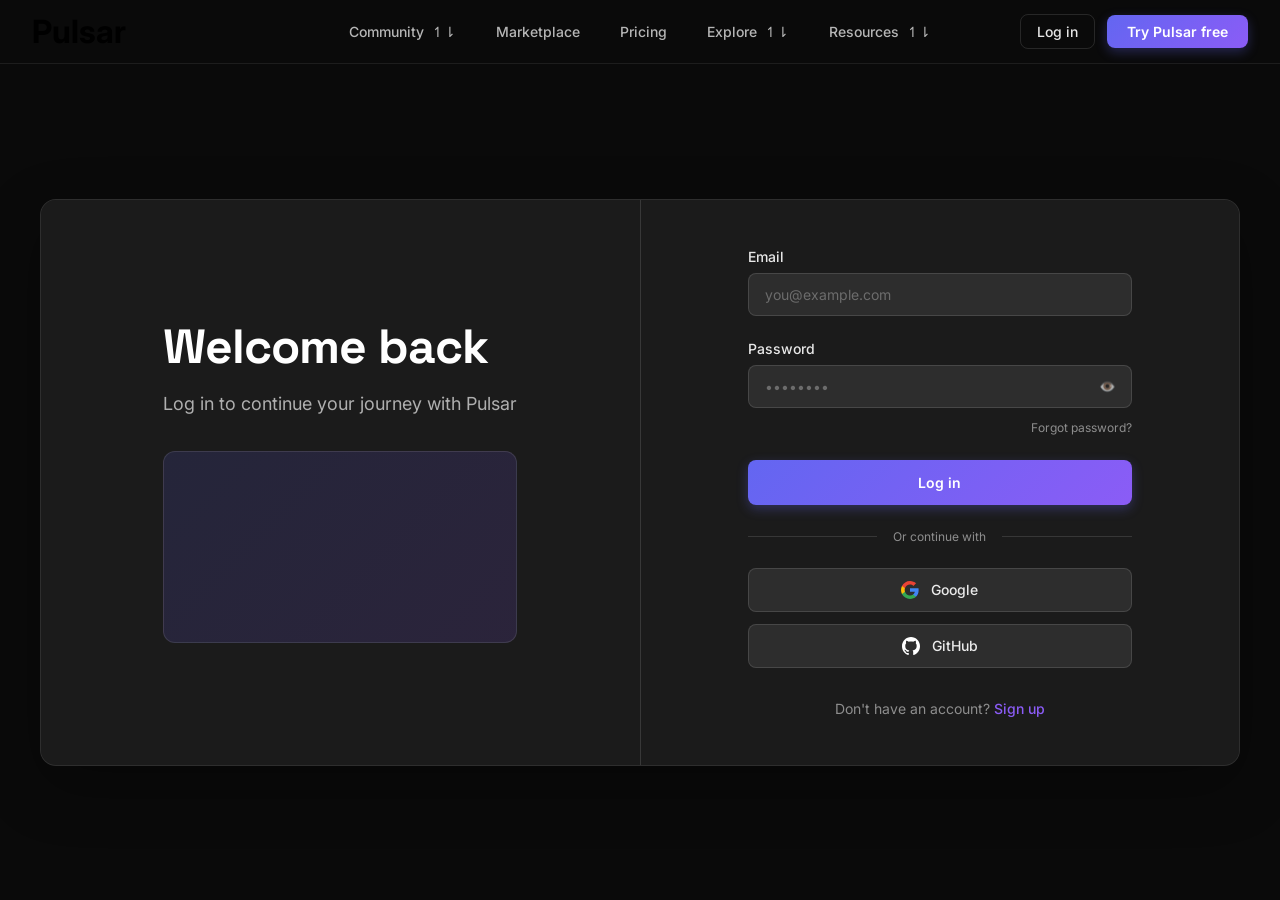
<file: pulsar-log-page.html>
<!DOCTYPE html>
<html lang="en">
<head>
  <meta charset="UTF-8">
  <meta name="viewport" content="width=device-width, initial-scale=1.0">
  <title>Pulsar - Login</title>
  <link rel="stylesheet" href="css/variables.css">
  <link rel="stylesheet" href="css/reset.css">
  <link rel="stylesheet" href="css/layout.css">
  <link rel="stylesheet" href="css/components.css">
  <link rel="stylesheet" href="css/utilities.css">
  <link rel="preconnect" href="https://fonts.googleapis.com">
  <link rel="preconnect" href="https://fonts.gstatic.com" crossorigin>
  <link href="https://fonts.googleapis.com/css2?family=Inter:wght@400;500;600&family=Space+Grotesk:wght@600;700&display=swap" rel="stylesheet">
</head>
<body class="auth-page">
  <!-- Header -->
  <header id="header1">
    <div class="header-left">
      <h1 class="logo">Pulsar</h1>
    </div>

    <nav class="navbar">
      <div class="nav-item-wrapper">
        <button class="community-button">
          Community 
          <span class="navbararrowtop">&#8639</span>
          <span class="navbararrowbottom">&#8642</span>
        </button>
        <div class="popup community-popup">
          <div class="popup-column">
            <h3>Threads</h3>
            <a href="#">General Discussion</a>
            <a href="#">Help & Support</a>
            <a href="#">Suggestions & Feedback</a>
          </div>
          
          <div class="popup-column">
            <h3>News</h3>
            <a href="#">Product Updates</a>
            <a href="#">Maintenance Notices</a>
            <a href="#">Milestones & News</a>
          </div>
          
          <div class="popup-column">
            <h3>Socials</h3>
            <a href="#">Discord</a>
            <a href="#">X (Twitter)</a>
            <a href="#">YouTube</a>
          </div>
        </div>
      </div>
      
      <a class="marketplace-link">Marketplace</a>
      
      <a class="pricing-link">Pricing</a>
      
      <div class="nav-item-wrapper">
        <button class="explore-button">
          Explore 
          <span class="navbararrowtop">&#8639</span>
          <span class="navbararrowbottom">&#8642</span>
        </button>
        <div class="popup explore-popup">
          <div class="popup-column">
            <h3>Features</h3>
            <a href="#">Trading Dashboard</a>
            <a href="#">Pattern Detection</a>
            <a href="#">Risk Tools</a>
          </div>
          
          <div class="popup-column">
            <h3>AI</h3>
            <a href="#">Prediction Models</a>
            <a href="#">Pattern Recognition Model</a>
            <a href="#">Analytics Engine</a>
          </div>
          
          <div class="popup-column">
            <h3>General</h3>
            <a href="#">About Pulsar</a>
            <a href="#">Vision & Mission</a>
            <a href="#">Pricing</a>
          </div>
        </div>
      </div>
      
      <div class="nav-item-wrapper">
        <button class="resources-button">
          Resources 
          <span class="navbararrowtop">&#8639</span>
          <span class="navbararrowbottom">&#8642</span>
        </button>
        <div class="popup resources-popup">
          <div class="popup-column">
            <h3>Documentation</h3>
            <a href="#">Getting Started Guide</a>
            <a href="#">API Reference</a>
            <a href="#">System Requirements</a>
          </div>
          
          <div class="popup-column">
            <h3>Learn</h3>
            <a href="#">Beginner Tutorials</a>
            <a href="#">Feature Walkthroughs</a>
            <a href="#">Example Projects / Demos</a>
          </div>
          
          <div class="popup-column">
            <h3>Tools & Downloads</h3>
            <a href="#">SDKs</a>
            <a href="#">Template Scripts</a>
            <a href="#">Model Files / Configs</a>
          </div>
          
          <div class="popup-column">
            <h3>Knowledge Base</h3>
            <a href="#">FAQs</a>
            <a href="#">Troubleshooting</a>
            <a href="#">Concept Explanations</a>
          </div>
        </div>
      </div>
    </nav>

    <div class="header-right">
      <button class="log-in">Log in</button>
      <button class="tpf">Try Pulsar free</button>

      <button class="hamburger" aria-label="Toggle Menu">
        <div></div>
        <div></div>
        <div></div>
      </button>
    </div>

    <div class="mobile-menu">
      <button class="community-button">Community <span class="navbararrowtoptog">&#8639</span><span class="navbararrowbottomtog">&#8642</span></button>
      <a class="marketplace-link">Marketplace</a>
      <a class="pricing-link">Pricing</a>
      <button class="explore-button">Explore <span class="navbararrowtoptog">&#8639</span><span class="navbararrowbottomtog">&#8642</span></button>
      <button class="resources-button">Resources <span class="navbararrowtoptog">&#8639</span><span class="navbararrowbottomtog">&#8642</span></button>
      <button class="log-in">Log in</button>
      <button class="tpf">Try Pulsar free</button>
    </div>
  </header>

  <!-- Main Content -->
  <main class="auth-main-split">
    <!-- Login View -->
    <div class="auth-container" id="login">
      <!-- Left Side - Welcome Message -->
      <div class="auth-left">
        <div class="auth-welcome">
          <h2 class="auth-title-large">Welcome back</h2>
          <p class="auth-description">Log in to continue your journey with Pulsar</p>
          <div class="auth-graphic"></div>
        </div>
      </div>

      <!-- Divider Line -->
      <div class="auth-divider-line"></div>

      <!-- Right Side - Form -->
      <div class="auth-right">
        <form class="auth-form">
          <div class="form-group">
            <label class="form-label" for="login-email">Email</label>
            <input type="email" id="login-email" class="form-input" placeholder="you@example.com" required>
          </div>

          <div class="form-group">
            <label class="form-label" for="login-password">Password</label>
            <div class="password-wrapper">
              <input type="password" id="login-password" class="form-input" placeholder="••••••••" required>
              <button type="button" class="password-toggle" onclick="togglePassword('login-password', this)">👁️</button>
            </div>
            <div class="forgot-password">
              <a href="#">Forgot password?</a>
            </div>
          </div>

          <button type="submit" class="btn-primary">Log in</button>

          <div class="divider">
            <span>Or continue with</span>
          </div>

          <div class="social-buttons">
            <button class="btn-social" type="button">
              <svg width="18" height="18" viewBox="0 0 18 18" fill="none">
                <path d="M17.64 9.20454C17.64 8.56636 17.5827 7.95272 17.4764 7.36363H9V10.845H13.8436C13.635 11.97 13.0009 12.9231 12.0477 13.5613V15.8195H14.9564C16.6582 14.2527 17.64 11.9454 17.64 9.20454Z" fill="#4285F4"/>
                <path d="M9 18C11.43 18 13.4673 17.1941 14.9564 15.8195L12.0477 13.5613C11.2418 14.1013 10.2109 14.4204 9 14.4204C6.65591 14.4204 4.67182 12.8372 3.96409 10.71H0.957275V13.0418C2.43818 15.9831 5.48182 18 9 18Z" fill="#34A853"/>
                <path d="M3.96409 10.71C3.78409 10.17 3.68182 9.59318 3.68182 9C3.68182 8.40682 3.78409 7.83 3.96409 7.29V4.95818H0.957275C0.347727 6.17318 0 7.54773 0 9C0 10.4523 0.347727 11.8268 0.957275 13.0418L3.96409 10.71Z" fill="#FBBC05"/>
                <path d="M9 3.57955C10.3214 3.57955 11.5077 4.03364 12.4405 4.92545L15.0218 2.34409C13.4632 0.891818 11.4259 0 9 0C5.48182 0 2.43818 2.01682 0.957275 4.95818L3.96409 7.29C4.67182 5.16273 6.65591 3.57955 9 3.57955Z" fill="#EA4335"/>
              </svg>
              Google
            </button>
            <button class="btn-social" type="button">
              <svg width="18" height="18" viewBox="0 0 18 18" fill="none">
                <path fill-rule="evenodd" clip-rule="evenodd" d="M9 0C4.0275 0 0 4.13211 0 9.22838C0 13.3065 2.5785 16.7648 6.15375 17.9841C6.60375 18.0709 6.76875 17.7853 6.76875 17.5403C6.76875 17.3212 6.76125 16.7405 6.7575 15.9712C4.254 16.5277 3.726 14.7332 3.726 14.7332C3.3165 13.6681 2.72475 13.3832 2.72475 13.3832C1.9095 12.8111 2.78775 12.8229 2.78775 12.8229C3.6915 12.887 4.16625 13.7737 4.16625 13.7737C4.96875 15.1847 6.273 14.777 6.7875 14.5414C6.8685 13.9443 7.10025 13.5381 7.35675 13.3065C5.35875 13.0718 3.258 12.2821 3.258 8.74641C3.258 7.73932 3.60825 6.91905 4.18425 6.27377C4.083 6.03918 3.77925 5.0979 4.26225 3.82887C4.26225 3.82887 5.01675 3.58097 6.72975 4.77489C7.44075 4.56867 8.205 4.46555 8.96925 4.46167C9.73425 4.46555 10.4993 4.56867 11.2118 4.77489C12.9233 3.58097 13.677 3.82887 13.677 3.82887C14.1608 5.0979 13.857 6.03918 13.7565 6.27377C14.3333 6.91905 14.6812 7.73932 14.6812 8.74641C14.6812 12.2912 12.576 13.0689 10.5765 13.2983C10.9095 13.5768 11.1975 14.1429 11.1975 15.0141C11.1975 16.2609 11.1855 17.2654 11.1855 17.5403C11.1855 17.7868 11.3475 18.0747 11.805 17.9826C15.4237 16.7609 18 13.3043 18 9.22838C18 4.13211 13.971 0 9 0Z" fill="white"/>
              </svg>
              GitHub
            </button>
          </div>

          <p class="footer-text">
            Don't have an account? <a href="#" class="footer-link" id="switch-to-signup">Sign up</a>
          </p>
        </form>
      </div>
    </div>

    <!-- Signup View (Hidden by Default) -->
    <div class="auth-container toggle-form" id="signup">
      <!-- Left Side - Welcome Message -->
      <div class="auth-left">
        <div class="auth-welcome">
          <h2 class="auth-title-large">Create account</h2>
          <p class="auth-description">Join Pulsar and start turning ideas into action</p>
          <div class="auth-graphic"></div>
        </div>
      </div>

      <!-- Divider Line -->
      <div class="auth-divider-line"></div>

      <!-- Right Side - Form -->
      <div class="auth-right">
        <form class="auth-form">
          <div class="form-group">
            <label class="form-label" for="signup-name">Full name</label>
            <input type="text" id="signup-name" class="form-input" placeholder="John Doe" required>
          </div>

          <div class="form-group">
            <label class="form-label" for="signup-email">Email</label>
            <input type="email" id="signup-email" class="form-input" placeholder="you@example.com" required>
          </div>

          <div class="form-group">
            <label class="form-label" for="signup-password">Password</label>
            <div class="password-wrapper">
              <input type="password" id="signup-password" class="form-input" placeholder="••••••••" required>
              <button type="button" class="password-toggle" onclick="togglePassword('signup-password', this)">
                <svg width="20" height="20" viewBox="0 0 24 24" fill="none" stroke="currentColor" stroke-width="2" stroke-linecap="round" stroke-linejoin="round">
                  <path d="M1 12s4-8 11-8 11 8 11 8-4 8-11 8-11-8-11-8z"></path>
                  <circle cx="12" cy="12" r="3"></circle>
                </svg>
              </button>
            </div>
          </div>

          <div class="form-group">
            <label class="form-label" for="signup-confirm-password">Confirm password</label>
            <div class="password-wrapper">
              <input type="password" id="signup-confirm-password" class="form-input" placeholder="••••••••" required>
              <button type="button" class="password-toggle" onclick="togglePassword('signup-confirm-password', this)">
                <svg width="20" height="20" viewBox="0 0 24 24" fill="none" stroke="currentColor" stroke-width="2" stroke-linecap="round" stroke-linejoin="round">
                  <path d="M1 12s4-8 11-8 11 8 11 8-4 8-11 8-11-8-11-8z"></path>
                  <circle cx="12" cy="12" r="3"></circle>
                </svg>
              </button>
            </div>
          </div>

          <button type="submit" class="btn-primary">Sign up</button>

          <div class="divider">
            <span>Or continue with</span>
          </div>

          <div class="social-buttons">
            <button class="btn-social" type="button">
              <svg width="18" height="18" viewBox="0 0 18 18" fill="none">
                <path d="M17.64 9.20454C17.64 8.56636 17.5827 7.95272 17.4764 7.36363H9V10.845H13.8436C13.635 11.97 13.0009 12.9231 12.0477 13.5613V15.8195H14.9564C16.6582 14.2527 17.64 11.9454 17.64 9.20454Z" fill="#4285F4"/>
                <path d="M9 18C11.43 18 13.4673 17.1941 14.9564 15.8195L12.0477 13.5613C11.2418 14.1013 10.2109 14.4204 9 14.4204C6.65591 14.4204 4.67182 12.8372 3.96409 10.71H0.957275V13.0418C2.43818 15.9831 5.48182 18 9 18Z" fill="#34A853"/>
                <path d="M3.96409 10.71C3.78409 10.17 3.68182 9.59318 3.68182 9C3.68182 8.40682 3.78409 7.83 3.96409 7.29V4.95818H0.957275C0.347727 6.17318 0 7.54773 0 9C0 10.4523 0.347727 11.8268 0.957275 13.0418L3.96409 10.71Z" fill="#FBBC05"/>
                <path d="M9 3.57955C10.3214 3.57955 11.5077 4.03364 12.4405 4.92545L15.0218 2.34409C13.4632 0.891818 11.4259 0 9 0C5.48182 0 2.43818 2.01682 0.957275 4.95818L3.96409 7.29C4.67182 5.16273 6.65591 3.57955 9 3.57955Z" fill="#EA4335"/>
              </svg>
              Google
            </button>
            <button class="btn-social" type="button">
              <svg width="18" height="18" viewBox="0 0 18 18" fill="none">
                <path fill-rule="evenodd" clip-rule="evenodd" d="M9 0C4.0275 0 0 4.13211 0 9.22838C0 13.3065 2.5785 16.7648 6.15375 17.9841C6.60375 18.0709 6.76875 17.7853 6.76875 17.5403C6.76875 17.3212 6.76125 16.7405 6.7575 15.9712C4.254 16.5277 3.726 14.7332 3.726 14.7332C3.3165 13.6681 2.72475 13.3832 2.72475 13.3832C1.9095 12.8111 2.78775 12.8229 2.78775 12.8229C3.6915 12.887 4.16625 13.7737 4.16625 13.7737C4.96875 15.1847 6.273 14.777 6.7875 14.5414C6.8685 13.9443 7.10025 13.5381 7.35675 13.3065C5.35875 13.0718 3.258 12.2821 3.258 8.74641C3.258 7.73932 3.60825 6.91905 4.18425 6.27377C4.083 6.03918 3.77925 5.0979 4.26225 3.82887C4.26225 3.82887 5.01675 3.58097 6.72975 4.77489C7.44075 4.56867 8.205 4.46555 8.96925 4.46167C9.73425 4.46555 10.4993 4.56867 11.2118 4.77489C12.9233 3.58097 13.677 3.82887 13.677 3.82887C14.1608 5.0979 13.857 6.03918 13.7565 6.27377C14.3333 6.91905 14.6812 7.73932 14.6812 8.74641C14.6812 12.2912 12.576 13.0689 10.5765 13.2983C10.9095 13.5768 11.1975 14.1429 11.1975 15.0141C11.1975 16.2609 11.1855 17.2654 11.1855 17.5403C11.1855 17.7868 11.3475 18.0747 11.805 17.9826C15.4237 16.7609 18 13.3043 18 9.22838C18 4.13211 13.971 0 9 0Z" fill="white"/>
              </svg>
              GitHub
            </button>
          </div>

          <p class="footer-text">
            Already have an account? <a href="#" class="footer-link" id="switch-to-login">Log in</a>
          </p>
        </form>
      </div>
    </div>
  </main>
  <script src="app.js"></script>
</body>
</html>
</file>
<file: css/variables.css>
/* CSS Variables */
:root {
  /* Colors */
  --color-bg-primary: #0A0A0A;
  --color-bg-secondary: #0F0F0F;
  --color-bg-tertiary: #161616;
  --color-bg-quaternary: #0D0D0D;
  --color-bg-quinary: #121212;
  
  --color-text-primary: #FFFFFF;
  --color-text-secondary: rgba(255, 255, 255, 0.9);
  --color-text-tertiary: rgba(255, 255, 255, 0.7);
  --color-text-quaternary: rgba(255, 255, 255, 0.65);
  --color-text-quinary: rgba(255, 255, 255, 0.5);
  
  --color-border-primary: rgba(255, 255, 255, 0.08);
  --color-border-secondary: rgba(255, 255, 255, 0.1);
  --color-border-tertiary: rgba(255, 255, 255, 0.12);
  --color-border-hover: rgba(255, 255, 255, 0.15);
  
  --color-gradient-start: #6366F1;
  --color-gradient-end: #8B5CF6;
  
  --color-layer-1: #FFD93D;
  --color-layer-2: #6DD5FA;
  --color-layer-3: #F093FB;
  --color-layer-4: #4ADE80;
  
  /* Spacing */
  --spacing-xs: 0.5rem;
  --spacing-sm: 0.75rem;
  --spacing-md: 1rem;
  --spacing-lg: 1.5rem;
  --spacing-xl: 2rem;
  --spacing-2xl: 3rem;
  --spacing-3xl: 4rem;
  --spacing-4xl: 5rem;
  --spacing-5xl: 6rem;
  
  /* Border Radius */
  --radius-sm: 0.5rem;
  --radius-md: 0.75rem;
  --radius-lg: 1rem;
  
  /* Transitions */
  --transition-fast: 0.2s ease;
  --transition-base: 0.3s ease;
  
  /* Shadows */
  --shadow-sm: 0 0.25rem 0.75rem rgba(99, 102, 241, 0.3);
  --shadow-md: 0 0.5rem 1.5rem rgba(99, 102, 241, 0.35);
  --shadow-lg: 0 0.75rem 2rem rgba(99, 102, 241, 0.45);
  --shadow-xl: 0 1.25rem 3.75rem rgba(0, 0, 0, 0.3);
  --shadow-2xl: 0 1.25rem 3.75rem rgba(0, 0, 0, 0.5);
  
  /* Typography */
  --font-primary: "Inter", sans-serif;
  --font-secondary: "Space Grotesk", sans-serif;
  
  --font-size-xs: 0.875rem;
  --font-size-sm: 1rem;
  --font-size-md: 1.125rem;
  --font-size-lg: 1.5rem;
  --font-size-xl: 2rem;
  --font-size-2xl: 2.5rem;
  --font-size-3xl: 3rem;
  --font-size-4xl: 4rem;
  --font-size-5xl: 5rem;
  --font-size-6xl: 6.5rem;
  
  /* Z-index */
  --z-mobile-menu: 99;
  --z-header: 100;
  --z-dropdown: 999;
}
</file>
<file: css/layout.css>
/* Layout Styles */

/* Header Layout */
#header1 {
  background-color: rgba(10, 10, 10, 1);
  position: fixed;
  top: 0;
  left: 0;
  right: 0;
  height: 4rem;
  border-bottom: 0.0625em solid var(--color-border-primary);
  display: flex;
  align-items: center;
  justify-content: space-between;
  padding: 0 2rem;
  box-sizing: border-box;
  z-index: var(--z-header);
}

.header-left,
.header-right {
  flex: 1;
  display: flex;
  align-items: center;
}

.header-left {
  justify-content: flex-start;
}

.header-right {
  justify-content: flex-end;
  gap: var(--spacing-sm);
  position: relative;
}

.navbar {
  display: flex;
  align-items: center;
  justify-content: center;
  gap: var(--spacing-xs);
  flex: 0;
}

/* Hero Section Layout */
#hero {
  width: 100%;
  min-width: 100%;
  max-height: 100rem;
  padding-top: 8rem;
  padding-bottom: var(--spacing-2xl);
  background: linear-gradient(180deg, var(--color-bg-primary) 0%, var(--color-bg-secondary) 100%);
  display: flex;
  flex-direction: column;
  align-items: center;
  justify-content: center;
}

#herotext {
  display: flex;
  flex-direction: column;
  align-items: center;
  text-align: center;
  width: 100%;
  max-width: 55rem;
  color: white;
  padding: 0 var(--spacing-xl);
}

#heroimage {
  display: block;
  height: 40rem;
  max-width: 80rem;
  width: calc(100% - 6rem);
  border: 0.0625em solid var(--color-border-secondary);
  border-radius: var(--radius-lg);
  margin: var(--spacing-xl) auto 0 auto;
  box-shadow: var(--shadow-2xl);
}

/* Features Section Layout */
#features {
  text-align: center;
  min-height: 64rem;
  background-color: var(--color-bg-primary);
  padding: var(--spacing-4xl) var(--spacing-lg);
  display: flex;
  justify-content: center;
  align-items: center;
}

/* Pillars Section Layout */
#AIgrowthwu {
  text-align: center;
  min-height: 64rem;
  background-color: var(--color-bg-tertiary);
  padding: var(--spacing-4xl) var(--spacing-lg);
  display: flex;
  justify-content: center;
  align-items: center;
}

.features-container {
  display: flex;
  flex-wrap: wrap;
  justify-content: center;
  gap: var(--spacing-md);
  max-width: 75rem;
  margin: 0 auto;
  width: 100%;
}

/* About Section / Ticker Layout */
#about {
  color: var(--color-text-primary);
  font-family: var(--font-primary);
  min-height: 40rem;
  display: flex;
  justify-content: center;
  align-items: center;
  background: linear-gradient(180deg, var(--color-bg-secondary) 0%, var(--color-bg-primary) 100%);
  padding: var(--spacing-5xl) 0;
}

.ticker-container {
  display: flex;
  flex-direction: column;
  align-items: center;
  gap: 0rem;
  width: 100%;
  max-width: 80rem;
}

#fourlayers {
  display: flex;
  flex-direction: column;
  align-items: center;
  gap: 0;
  width: 100%;
  overflow: hidden;
  position: relative;
  padding: 2rem 2rem;
  white-space: nowrap;
}

/* Vision Section Layout */
#vision {
  color: var(--color-text-primary);
  font-family: var(--font-primary);
  width: 100%;
  min-height: 40rem;
  display: flex;
  justify-content: center;
  align-items: center;
  padding: var(--spacing-5xl) var(--spacing-xl);
  box-sizing: border-box;
  background-color: var(--color-bg-tertiary);
}

.vision-content {
  display: flex;
  align-items: center;
  width: 100%;
  max-width: 80rem;
  gap: var(--spacing-3xl);
}

.vision-text {
  flex: 1;
}

.vision-visual {
  flex: 1;
  height: 28rem;
  background: linear-gradient(135deg, rgba(99, 102, 241, 0.2) 0%, rgba(139, 92, 246, 0.2) 100%);
  border: 0.0625em solid var(--color-border-secondary);
  border-radius: var(--radius-lg);
  box-shadow: var(--shadow-xl);
}

/* Contact Section Layout */
#contact {
  color: var(--color-text-primary);
  font-family: var(--font-primary);
  width: 100%;
  min-height: 40rem;
  display: flex;
  justify-content: center;
  align-items: center;
  padding: var(--spacing-5xl) var(--spacing-xl);
  box-sizing: border-box;
  background: linear-gradient(180deg, var(--color-bg-quaternary) 0%, var(--color-bg-quinary) 100%);
}

.contact-content {
  display: flex;
  align-items: center;
  width: 100%;
  max-width: 80rem;
  gap: var(--spacing-3xl);
}

.contact-text {
  flex: 1;
}

.contact-visual {
  flex: 1;
  height: 28rem;
  background: linear-gradient(135deg, rgba(99, 102, 241, 0.2) 0%, rgba(139, 92, 246, 0.2) 100%);
  border: 0.0625em solid var(--color-border-secondary);
  border-radius: var(--radius-lg);
  box-shadow: var(--shadow-xl);
}

/* Footer Layout */
#footer {
  width: 100%;
  background-color: var(--color-bg-primary);
  border-top: 0.0625em solid var(--color-border-primary);
  color: var(--color-text-primary);
  font-family: var(--font-primary);
  padding: var(--spacing-3xl) var(--spacing-xl);
  box-sizing: border-box;
}

.footer-content {
  display: flex;
  justify-content: space-between;
  align-items: center;
  max-width: 80rem;
  margin: 0 auto;
}

/* Mobile Menu Layout */
.mobile-menu {
  display: none;
  flex-direction: column;
  position: fixed;
  top: 4rem;
  left: 0;
  width: 100%;
  height: calc(100vh - 4rem);
  background: rgba(10, 10, 10, 0.96);
  backdrop-filter: blur(1em);
  padding-top: var(--spacing-xl);
  z-index: var(--z-mobile-menu);
  text-align: center;
}

.mobile-menu.active {
  display: flex !important;
}

/* AI Growth Section Layout */
#AIgrowthwu {
  width: 100%;
  min-height: 50rem;
  background: linear-gradient(180deg, var(--color-bg-primary) 0%, var(--color-bg-secondary) 100%);
  padding: var(--spacing-5xl) var(--spacing-xl);
  display: flex;
  justify-content: center;
  align-items: center;
}

.ai-growth-container {
  width: 100%;
  max-width: 90rem;
  margin: 0 auto;
}

.ai-growth-header {
  text-align: center;
  margin-bottom: var(--spacing-4xl);
}

.ai-tiers {
  display: grid;
  grid-template-columns: repeat(4, 1fr);
  gap: var(--spacing-xl);
  width: 100%;
}

.pillar-header-section {
  text-align: center;
  min-height: 1rem;
  background-color: var(--color-bg-primary);
  padding-top: 10rem;
  display: flex;
  justify-content: center;
  align-items: center;
}

/* Pillars Section Layout */
#pillars {
  position: relative;
  background: var(--color-bg-primary);
  min-height: 800vh; /* 7 pillars * 100vh + extra 100vh for last pillar */
  z-index: 1;
}

/* Spacers to create scroll distance */
.pillar-spacer {
  height: 100vh;
  width: 100%;
  position: relative;
  z-index: 1;
}

/* Sticky container */
.pillars-sticky-container {
  position: sticky;
  top: 4rem; /* Account for fixed header */
  height: calc(100vh - 4rem);
  display: flex;
  align-items: center;
  justify-content: center;
  z-index: 10;
  pointer-events: none;
  margin-top: -800vh; /* Pull it back up to overlap spacers */
}

/* Auth Page Layout */
.auth-page {
  display: flex;
  flex-direction: column;
  min-height: 100vh;
  background-color: var(--color-bg-primary);
}

.auth-header {
  background-color: var(--color-border-primary);
  height: 4rem;
  border-bottom: 0.0625rem solid var(--color-border-primary);
  display: flex;
  align-items: center;
  padding: 0 2rem;
}

.auth-main-split {
  flex: 1;
  display: flex;
  align-items: center;
  justify-content: center;
  padding: 2rem;
  padding-top: 6rem; /* Adjust this value to shift down more/less */
}

.auth-container {
  display: flex;
  width: 100%;
  max-width: 75rem;
  min-height: 32rem;
  background-color: var(--color-border-primary);
  border: 0.0625rem solid var(--color-border-primary);
  border-radius: var(--radius-lg);
  box-shadow: var(--shadow-xl);
  overflow: hidden;
}

.auth-left {
  flex: 1;
  display: flex;
  align-items: center;
  justify-content: center;
  padding: 3rem;
  background-color: rgb(27, 27, 27);
}

.auth-welcome {
  max-width: 28rem;
  text-align: left;
}

.auth-divider-line {
  width: 0.0625rem;
  background-color: var(--color-border-tertiary);
}

.auth-right {
  flex: 1;
  display: flex;
  align-items: center;
  justify-content: center;
  padding: 3rem;
  background-color: rgb(27, 27, 27);
}

.auth-form {
  width: 100%;
  max-width: 24rem;
}

.auth-graphic {
  width: 100%;
  height: 12rem;
  margin-top: 2rem;
  background: linear-gradient(135deg, rgba(99, 102, 241, 0.15) 0%, rgba(139, 92, 246, 0.15) 100%);
  border: 0.0625rem solid var(--color-border-secondary);
  border-radius: var(--radius-md);
}

#sidebar {
  background-color: rgb(54, 54, 54);
  width: 200px;
  height: 100vh;
  z-index: 999;
  display: flex;
  flex-direction: column;
  font-family: "Inter", sans-serif;
}

#sidebar .top {
  flex: 3;
  width: 100%;
  display: flex;
  flex-direction: column;
  justify-content: space-around;
  padding: 10px;
  gap: 10px;
}

.profile {
  display: flex;
  align-items: center;
  gap: 10px;
}

.pfp-placeholder {
  width: 40px;
  height: 40px;
  border-radius: 50%;
  background-color: rgb(100, 100, 100);
  flex-shrink: 0;
}

.user-info {
  display: flex;
  flex-direction: column;
  gap: 2px;
  flex: 1;
  min-width: 0;
}

.username {
  color: white;
  font-size: 16px;
  font-weight: 500;
  white-space: nowrap;
  overflow: hidden;
  text-overflow: ellipsis;
}

.status {
  color: rgb(180, 180, 180);
  font-size: 10px;
  white-space: nowrap;
  overflow: hidden;
  text-overflow: ellipsis;
}

.search-bar {
  display: flex;
  align-items: center;
  background-color: rgb(70, 70, 70);
  border-radius: 8px;
  padding: 8px 12px;
  gap: 8px;
}

.search-icon {
  color: rgb(180, 180, 180);
  flex-shrink: 0;
}

.search-bar input {
  background: none;
  border: none;
  outline: none;
  color: white;
  font-size: 14px;
  width: 100%;
}

.search-bar input::placeholder {
  color: rgb(150, 150, 150);
}

#sidebar .middle {
  flex: 13;
  width: 100%;
  display: flex;
  flex-direction: column;
  justify-content: top;
  padding: 10px;
  gap: 4px;
}

.middle-item {
  display: flex;
  align-items: center;
  gap: 12px;
  padding: 10px;
  border-radius: 8px;
  cursor: pointer;
  transition: background-color 0.2s;
}

.middle-item:hover {
  background-color: rgb(70, 70, 70);
}

.middle-icon {
  width: 20px;
  height: 20px;
  background-color: rgb(180, 180, 180);
  border-radius: 4px;
  flex-shrink: 0;
}

.middle-item span {
  color: white;
  font-size: 14px;
  white-space: nowrap;
  overflow: hidden;
  text-overflow: ellipsis;
  line-height: 20px;
}

#sidebar .bottom {
  flex: 4;
  width: 100%;
  display: flex;
  flex-direction: column;
  justify-content: center;
  padding-left: 10px;
  padding-right: 10px;
  padding-bottom: 4px;
  padding-top: 4px;
  gap: 0px;
}

/* Pillar carousel specific styles */
.pillar-carousel {
  overflow: hidden;
  position: relative;
}

.pillar-name-container {
  position: relative;
  height: 20px;
  flex: 1;
  overflow: hidden;
}

.pillar-text-item {
  position: absolute;
  width: 100%;
  color: white;
  font-size: 14px;
  white-space: nowrap;
  overflow: hidden;
  text-overflow: ellipsis;
  line-height: 20px;
  transition: transform 0.3s ease, opacity 0.3s ease;
}

.pillar-arrow-controls {
  display: flex;
  flex-direction: column;
  gap: 0;
  padding: 0;
  margin: 0;
  align-items: center;
  justify-content: center;
}

.pillar-arrow-btn {
  width: 20px;
  height: 12px;
  display: flex;
  align-items: center;
  justify-content: center;
  cursor: pointer;
  opacity: 0.3;
  transition: opacity 0.2s;
  user-select: none;
  padding: 0;
  margin: 0;
}

.pillar-arrow-btn:hover {
  opacity: 0.7;
}

.pillar-arrow-btn svg {
  width: 16px;
  height: 16px;
  fill: white;
}

.bottom-item {
  display: flex;
  align-items: center;
  gap: 12px;
  padding: 8px 10px;
  border-radius: 8px;
  cursor: pointer;
  transition: background-color 0.2s;
}

.bottom-item:hover {
  background-color: rgb(70, 70, 70);
}

.bottom-icon {
  color: rgb(180, 180, 180);
  flex-shrink: 0;
  width: 20px;
  height: 20px;
}

.bottom-item span {
  color: white;
  font-size: 14px;
  white-space: nowrap;
  overflow: hidden;
  text-overflow: ellipsis;
  line-height: 20px;
}

#sidebar .side-divider {
  flex: 0 0 3px;
  height: 10px;
  background: rgb(150, 150, 150);
  width: 90%;
  margin: 0 auto;
  border-radius: 100px;
  border: 0;
}
</file>
<file: css/components.css>
/* Component Styles */

/* Navigation Buttons */
.navbar button,
.navbar a {
  font-family: var(--font-primary);
  font-weight: 500;
  color: var(--color-text-tertiary);
  font-size: var(--font-size-xs);
  border: none;
  padding: var(--spacing-xs) var(--spacing-md);
  border-radius: var(--radius-sm);
  background-color: transparent;
  cursor: pointer;
  white-space: nowrap;
  transition: all var(--transition-fast);
}

.navbar button:hover,
.community-button:hover,
.marketplace-link:hover,
.pricing-link:hover,
.explore-button:hover,
.resources-button:hover {
  background-color: rgba(255, 255, 255, 0.06);
  color: rgba(255, 255, 255, 0.95);
}

.navbararrowtop {
  margin-left: 0.25rem;
}

.navbararrowbottom {
  margin-left: -0.25rem;
}

.nav-item-wrapper {
  position: relative;
  display: inline-block;
}

.popup {
  position: fixed;
  top: 3rem; /* Height of navbar */
  left: 0;
  right: 0;
  width: 100%;
  background-color: rgba(10, 10, 10, 0.98);
  backdrop-filter: blur(10px);
  color: white;
  padding: 3rem 4rem;
  z-index: 99;
  border-bottom: 0.0625em solid var(--color-border-primary);
  
  /* Flexbox for columns */
  display: flex;
  gap: 4rem;
  justify-content: left;
  align-items: flex-start;
  
  /* Initial hidden state */
  opacity: 0;
  pointer-events: none;
  
  /* Transition properties */
  transition: opacity 0.3s ease;
}

/* Show popup on hover - button or popup itself */
.nav-item-wrapper:hover .popup:not(.locked-closed),
.popup:hover:not(.locked-closed) {
  opacity: 1;
  pointer-events: auto;
}

/* Show popup when active (clicked) */
.popup.active {
  opacity: 1;
  pointer-events: auto;
}

/* Override for locked state */
.popup.locked-closed {
  opacity: 0 !important;
  pointer-events: none !important;
}

/* Disable hover when another popup is locked open */
body:has(.popup.active) .nav-item-wrapper:hover .popup:not(.active),
body:has(.popup.active) .popup:not(.active):hover {
  opacity: 0 !important;
  pointer-events: none !important;
}

/* Popup columns */
.popup-column {
  display: flex;
  flex-direction: column;
  gap: 0.75rem;
  min-width: 14rem;
}

.popup-column h3 {
  font-family: var(--font-secondary);
  font-weight: 600;
  font-size: var(--font-size-lg);
  color: var(--color-text-primary);
  margin-bottom: 0.5rem;
  letter-spacing: -0.01em;
}

.popup-column a {
  font-family: var(--font-primary);
  font-size: var(--font-size-sm);
  color: var(--color-text-quaternary);
  text-decoration: none;
  transition: all var(--transition-fast);
  padding: 0.5rem 0.75rem;
  border-radius: var(--radius-sm);
  margin: -0.25rem -0.75rem;
}

.popup-column a:hover {
  color: var(--color-text-primary);
  background-color: rgba(255, 255, 255, 0.05);
}

/* Auth Buttons */
.log-in {
  background-color: transparent;
  border: 0.0625em solid var(--color-border-tertiary);
  font-family: var(--font-primary);
  font-weight: 500;
  color: var(--color-text-secondary);
  border-radius: var(--radius-sm);
  cursor: pointer;
  font-size: var(--font-size-xs);
  transition: all var(--transition-fast);
  padding: var(--spacing-xs) var(--spacing-md);
  white-space: nowrap;
}

.log-in:hover {
  background-color: rgba(255, 255, 255, 0.06);
  border-color: rgba(255, 255, 255, 0.2);
}

.log-in:active {
  background-color: rgba(255, 255, 255, 0.1);
}

.tpf {
  background: linear-gradient(135deg, var(--color-gradient-start) 0%, var(--color-gradient-end) 100%);
  border: none;
  font-family: var(--font-primary);
  font-weight: 600;
  color: var(--color-text-primary);
  border-radius: var(--radius-sm);
  cursor: pointer;
  padding: var(--spacing-xs) 1.25rem;
  transition: all var(--transition-fast);
  font-size: var(--font-size-xs);
  white-space: nowrap;
  box-shadow: var(--shadow-sm);
}

.tpf:hover {
  transform: translateY(-0.0625em);
  box-shadow: 0 0.375rem 1.25rem rgba(99, 102, 241, 0.4);
}

.tpf:active {
  transform: translateY(0);
}

/* Hamburger Menu */
.hamburger {
  display: none;
  flex-direction: column;
  justify-content: center;
  align-items: center;
  gap: 0.3rem;
  width: 2rem;
  height: 2rem;
  background: transparent;
  border: none;
  cursor: pointer;
  margin-left: var(--spacing-md);
}

.hamburger div {
  width: 1.5rem;
  height: 0.1875rem;
  background-color: rgba(255, 255, 255, 0.9);
  border-radius: 0.125rem;
  transition: all var(--transition-base);
}

.hamburger.active div:nth-child(1) {
  transform: rotate(45deg) translateY(6px);
}

.hamburger.active div:nth-child(2) {
  opacity: 0;
}

.hamburger.active div:nth-child(3) {
  transform: rotate(-45deg) translateY(-6px);
}

/* Mobile Menu Links */
.mobile-menu a,
.mobile-menu button {
  color: rgba(255, 255, 255, 0.9);
  font-size: var(--font-size-sm);
  padding: var(--spacing-md) 0;
  background: transparent;
  border: none;
  font-family: var(--font-primary);
  cursor: pointer;
  transition: color var(--transition-fast);
}

.mobile-menu a:hover,
.mobile-menu button:hover {
  color: var(--color-gradient-end);
}

/* CTA Buttons */
#heropagecta {
  font-family: var(--font-secondary);
  font-weight: 600;
  margin-top: var(--spacing-xl);
  font-size: var(--font-size-sm);
  padding: var(--spacing-md) var(--spacing-xl);
  color: white;
  background: linear-gradient(135deg, var(--color-gradient-start) 0%, var(--color-gradient-end) 100%);
  border-radius: var(--radius-md);
  border: none;
  cursor: pointer;
  transition: all var(--transition-fast);
  margin-bottom: var(--spacing-xl);
  box-shadow: var(--shadow-md);
}

#heropagecta:hover {
  transform: translateY(-0.125rem);
  box-shadow: var(--shadow-lg);
}

#heropagecta:active {
  transform: translateY(0);
}

#contactjoin {
  margin-top: var(--spacing-xl);
  font-family: var(--font-secondary);
  font-weight: 600;
  font-size: var(--font-size-sm);
  background: linear-gradient(135deg, var(--color-gradient-start) 0%, var(--color-gradient-end) 100%);
  color: white;
  border: none;
  border-radius: var(--radius-md);
  padding: var(--spacing-md) var(--spacing-xl);
  cursor: pointer;
  transition: all var(--transition-fast);
}

#contactjoin:hover {
  transform: translateY(-0.125rem);
}

#qanda {
  margin-top: var(--spacing-xl);
  font-family: var(--font-secondary);
  font-weight: 600;
  font-size: var(--font-size-sm);
  color: linear-gradient(135deg, var(--color-gradient-start) 0%, var(--color-gradient-end) 100%);
  border: solid;
  background: none;
  border-radius: var(--radius-md);
  border-width: 0.0625rem;
  padding: var(--spacing-md) var(--spacing-xl);
  cursor: pointer;
  transition: all var(--transition-fast);
  margin-left: 1rem;
}

#qanda:hover {
  transform: translateY(-0.125rem);
}

/* Feature Cards */
.small-card,
.long-card {
  margin: var(--spacing-sm);
  padding: var(--spacing-xl);
  border-radius: var(--radius-lg);
  background: linear-gradient(135deg, rgba(255, 255, 255, 0.05) 0%, rgba(255, 255, 255, 0.02) 100%);
  border: 0.0625em solid var(--color-border-primary);
  color: var(--color-text-primary);
  font-family: var(--font-primary);
  transition: all var(--transition-base);
}

.small-card {
  flex: 0 0 18.75rem;
  display: flex;
  flex-direction: column;
  align-items: flex-start;
  text-align: left;
}

.small-card:hover {
  border-color: var(--color-border-hover);
  transform: translateY(-0.25rem);
  box-shadow: 0 0.75rem 2.5rem rgba(0, 0, 0, 0.3);
}

.long-card {
  flex: 0 0 37.5rem;
  display: flex;
  flex-direction: row;
  align-items: center;
  justify-content: space-between;
}

.long-card:hover {
  border-color: var(--color-border-hover);
  transform: translateY(-0.25rem);
  box-shadow: 0 0.75rem 2.5rem rgba(0, 0, 0, 0.3);
}

.long-card .text-content {
  flex: 0 0 14rem;
  margin-right: var(--spacing-lg);
  text-align: left;
}

.long-card .feature-image {
  flex: 0 0 22rem;
  height: 9.5rem;
  border-radius: var(--radius-md);
  background: linear-gradient(135deg, rgba(99, 102, 241, 0.15) 0%, rgba(139, 92, 246, 0.15) 100%);
  border: 0.0625em solid rgba(255, 255, 255, 0.06);
}

.feature-image {
  width: 100%;
  min-height: 7.5rem;
  max-height: 9.5rem;
  background: linear-gradient(135deg, rgba(99, 102, 241, 0.15) 0%, rgba(139, 92, 246, 0.15) 100%);
  border: 0.0625em solid rgba(255, 255, 255, 0.06);
  border-radius: var(--radius-md);
  margin-top: var(--spacing-md);
}

.feature-card h3 {
  font-family: var(--font-secondary);
  font-weight: 700;
  margin-bottom: var(--spacing-sm);
  font-size: var(--font-size-lg);
  color: var(--color-text-primary);
  letter-spacing: -0.01em;
}

.feature-card p {
  font-family: var(--font-primary);
  font-weight: 400;
  font-size: var(--font-size-sm);
  line-height: 1.6;
  color: var(--color-text-quaternary);
}

/* Ticker Layers */
.prefix {
  font-family: var(--font-secondary);
  font-weight: 700;
  font-size: var(--font-size-6xl);
  color: var(--color-text-primary);
  letter-spacing: -0.02em;
}

.ticker-wrapper {
  width: 100%;
  overflow: hidden;
  position: relative;
  border-top: 0.0625em solid var(--color-border-primary);
  border-bottom: 0.0625em solid var(--color-border-primary);
}

.layer {
  font-family: var(--font-primary);
  font-weight: 500;
  font-size: var(--font-size-3xl);
  color: var(--color-text-tertiary);
  text-align: center;
  align-items: center;
  padding-bottom: 1.5rem;
  padding-top: 1.5rem;
  line-height: 1.2;
  display: inline-flex;
  gap: 2rem;
  white-space: nowrap;
}

.scroller-item {
  display: inline-flex;
  padding: 1 1rem;
  transition: all 0.3s ease;
}

.scroller-item.highlighted {
  font-weight: 700;
  transform: scale(1.1);
  transition: all 0.3s ease;
}

/* Layer-specific highlight colors */
.layer1 .scroller-item.highlighted {
  color: #FFD93D; /* Yellow */
}

.layer2 .scroller-item.highlighted {
  color: #6DD5FA; /* Blue */
}

.layer3 .scroller-item.highlighted {
  color: #F093FB; /* Pink */
}

.layer4 .scroller-item.highlighted {
  color: #4ADE80; /* Green */
}

/* The key: animate from 0 to -50% since we have 2 copies */
@keyframes scroll {
  0% {
    transform: translateX(0);
  }
  100% {
    transform: translateX(-50%);
  }
}

/* Footer Links */
.footer-right a {
  color: var(--color-text-tertiary);
  text-decoration: none;
  border-bottom: 0.0625em solid rgba(255, 255, 255, 0.3);
  transition: all var(--transition-fast);
}

.footer-right a:hover {
  color: var(--color-text-primary);
  border-bottom-color: var(--color-text-primary);
}

/* Tier Cards */
/* Tier Cards */
.tier-card {
  background: linear-gradient(135deg, rgba(255, 255, 255, 0.05) 0%, rgba(255, 255, 255, 0.02) 100%);
  border: 0.0625em solid var(--color-border-primary);
  border-radius: var(--radius-lg);
  padding: var(--spacing-xl);
  transition: all var(--transition-base);
  position: relative;
  overflow: hidden;
  text-align: left; /* LEFT ALIGN TEXT INSIDE CARDS */
  box-shadow: 0 0 0 rgba(0, 0, 0, 0); /* no glow by default */
}

/* Hover glow effect per tier */
.tier-card[data-tier="1"]:hover {
  box-shadow: 0 0 2rem rgba(255, 211, 61, 0.6); /* yellow glow */
  transform: translateY(-0.5rem);
}

.tier-card[data-tier="2"]:hover {
  box-shadow: 0 0 2rem rgba(109, 213, 250, 0.6); /* blue glow */
  transform: translateY(-0.5rem);
}

.tier-card[data-tier="3"]:hover {
  box-shadow: 0 0 2rem rgba(240, 147, 251, 0.6); /* pink glow */
  transform: translateY(-0.5rem);
}

.tier-card[data-tier="4"]:hover {
  box-shadow: 0 0 2rem rgba(99, 102, 241, 0.6); /* purple glow */
  transform: translateY(-0.5rem);
}


/* Tier Header: SVG + title same row */
.tier-header-icon {
  display: flex;
  align-items: center; /* vertical centering */
  justify-content: flex-start; /* left aligned row */
  gap: 1rem; /* space between SVG and title */
  margin-bottom: var(--spacing-md);
}

.tier-header-icon svg {
  width: 3rem;
  height: 3rem;
}

.tier-header-icon h4 {
  font-family: var(--font-primary);
  font-size: 1.75rem;
  font-weight: 600;
  color: var(--color-text-primary);
}

/* Subtitle, Description, Features text left-aligned */
.tier-subtitle,
.tier-description,
.tier-features {
  text-align: left;
}

.tier-subtitle {
  font-family: var(--font-primary);
  font-size: var(--font-size-sm);
  color: var(--color-text-primary);
  font-weight: 500;
  margin-bottom: var(--spacing-sm);
  margin-top: var(--spacing-l);
}

.tier-description {
  font-family: var(--font-primary);
  font-size: var(--font-size-sm);
  line-height: 1.6;
  color: var(--color-text-quaternary);
  margin-bottom: var(--spacing-lg);
  margin-top: var(--spacing-l);
}

.tier-features {
  list-style: none;
  padding: 0;
  margin: 0;
}

.tier-features li {
  font-family: var(--font-primary);
  font-size: var(--font-size-xs);
  line-height: 1.6;
  color: var(--color-text-quinary);
  padding-left: 1.5rem; /* keep arrow offset */
  margin-bottom: var(--spacing-sm);
  position: relative;
}

.tier-features li::before {
  content: '→';
  position: absolute;
  left: 0;
  color: var(--color-gradient-end);
  font-weight: 700;
}

.tier-features li:last-child {
  margin-bottom: 0;
}

/* Pillar Content Cards */
.pillar-content-card {
  position: absolute;
  width: 90%;
  max-width: 45rem;
  padding: var(--spacing-3xl);
  background: linear-gradient(135deg, rgba(255, 255, 255, 0.05) 0%, rgba(255, 255, 255, 0.02) 100%);
  border: 0.0625em solid var(--color-border-primary);
  border-radius: var(--radius-lg);
  box-shadow: var(--shadow-xl);
  opacity: 0;
  transform: scale(0.95);
  transition: opacity 0.6s ease, transform 0.6s ease;
  pointer-events: auto;
}

/* Separate Timeline Line - always visible */
.pillars-timeline-line {
  position: absolute;
  left: calc(50% - 22.5rem - 3rem); /* Left of the card */
  top: 50%;
  transform: translateY(-50%);
  width: 0.125rem;
  height: 20rem;
  background: rgba(255, 255, 255, 0.3);
  border-radius: var(--radius-sm);
  pointer-events: none;
}

/* Moving indicator on timeline */
.pillars-timeline-indicator {
  position: absolute;
  left: calc(50% - 22.5rem - 3rem - 0.1875rem);
  top: 50%;
  transform: translateY(-50%);
  width: 0.5rem;
  height: 2rem;
  background: var(--color-bg-primary);
  border-radius: var(--radius-sm);
  pointer-events: none;
  transition: all 0.6s ease;
}

.pillar-content-card.active {
  opacity: 1;
  transform: scale(1);
}

.pillar-content-card h2 {
  font-family: var(--font-secondary);
  font-weight: 700;
  margin-bottom: var(--spacing-md);
  font-size: var(--font-size-3xl);
  color: var(--color-text-primary);
  letter-spacing: -0.02em;
}

.pillar-content-card p {
  font-family: var(--font-primary);
  font-weight: 400;
  font-size: var(--font-size-base);
  line-height: 1.6;
  color: var(--color-text-quaternary);
}

/* Different border colors for each pillar */
.pillar-content-card[data-index="0"] {
  border-color: rgba(102, 126, 234, 0.3);
}

.pillar-content-card[data-index="1"] {
  border-color: rgba(240, 147, 251, 0.3);
}

.pillar-content-card[data-index="2"] {
  border-color: rgba(79, 172, 254, 0.3);
}

.pillar-content-card[data-index="3"] {
  border-color: rgba(67, 233, 123, 0.3);
}

.pillar-content-card[data-index="4"] {
  border-color: rgba(250, 112, 154, 0.3);
}

.pillar-content-card[data-index="5"] {
  border-color: rgba(255, 154, 86, 0.3);
}

.pillar-content-card[data-index="6"] {
  border-color: rgba(161, 140, 209, 0.3);
}

/* Auth Components */
.auth-title {
  font-family: var(--font-secondary);
  font-weight: 700;
  font-size: 2rem;
  color: var(--color-text-primary);
  margin-bottom: 0.5rem;
  text-align: center;
}

.auth-subtitle {
  font-size: var(--font-size-xs);
  color: var(--color-text-quinary);
  text-align: center;
  margin-bottom: 2rem;
}

.form-group {
  margin-bottom: 1.5rem;
}

.form-label {
  display: block;
  font-size: var(--font-size-xs);
  font-weight: 500;
  color: var(--color-text-secondary);
  margin-bottom: 0.5rem;
}

.form-input {
  width: 100%;
  padding: 0.75rem 1rem;
  background-color: rgb(45, 45, 45);
  border: 0.0625rem solid var(--color-border-tertiary);
  border-radius: var(--radius-sm);
  color: var(--color-text-primary);
  font-size: var(--font-size-xs);
  font-family: var(--font-primary);
  transition: all var(--transition-fast);
}

.form-input:focus {
  outline: none;
  border-color: rgba(99, 102, 241, 0.5);
  background-color: rgb(40, 40, 40);
}

.form-input::placeholder {
  color: rgba(255, 255, 255, 0.3);
}

.btn-social {
  width: 100%;
  padding: 0.75rem 1rem;
  background-color: rgb(45, 45, 45);
  border: 0.0625rem solid var(--color-border-tertiary);
  border-radius: var(--radius-sm);
  color: var(--color-text-secondary);
  font-family: var(--font-primary);
  font-weight: 500;
  font-size: var(--font-size-xs);
  cursor: pointer;
  transition: all var(--transition-fast);
  display: flex;
  align-items: center;
  justify-content: center;
  gap: 0.75rem;
}

.btn-social:hover {
  background-color: rgb(52, 52, 52);
  border-color: var(--color-border-hover);
}

.btn-social:active {
  background-color: rgb(60, 60, 60);
}

.social-buttons {
  display: flex;
  flex-direction: column;
  gap: 0.75rem;
}

.divider {
  display: flex;
  align-items: center;
  margin: 1.5rem 0;
  color: var(--color-text-quinary);
  font-size: 0.75rem;
}

.divider::before,
.divider::after {
  content: "";
  flex: 1;
  height: 0.0625rem;
  background-color: var(--color-border-tertiary);
}

.divider span {
  padding: 0 1rem;
}

.forgot-password {
  text-align: right;
  margin-top: 0.5rem;
}

.forgot-password a {
  font-size: 0.75rem;
  color: var(--color-text-quinary);
  text-decoration: none;
  transition: color var(--transition-fast);
}

.forgot-password a:hover {
  color: var(--color-gradient-end);
}

.footer-text {
  text-align: center;
  margin-top: 2rem;
  font-size: var(--font-size-xs);
  color: var(--color-text-quinary);
}

.footer-link {
  color: var(--color-gradient-end);
  text-decoration: none;
  font-weight: 500;
  transition: color var(--transition-fast);
}

.footer-link:hover {
  color: var(--color-gradient-start);
}

.header-link {
  font-size: var(--font-size-xs);
  color: var(--color-text-tertiary);
  text-decoration: none;
  transition: color var(--transition-fast);
}

.header-link:hover {
  color: var(--color-text-primary);
}

.toggle-form {
  display: none;
}

/* Auth Split Layout Components */
.auth-title-large {
  font-family: var(--font-secondary);
  font-weight: 700;
  font-size: 3rem;
  color: var(--color-text-primary);
  margin-bottom: 1rem;
  line-height: 1.1;
  letter-spacing: -0.02em;
}

.auth-description {
  font-size: var(--font-size-md);
  color: var(--color-text-quaternary);
  line-height: 1.6;
}

.btn-primary {
  width: 100%;
  padding: 0.875rem 1.5rem;
  background: linear-gradient(135deg, var(--color-gradient-start) 0%, var(--color-gradient-end) 100%);
  border: none;
  border-radius: var(--radius-sm);
  color: white; /* This makes the text white */
  font-family: var(--font-primary);
  font-weight: 600;
  font-size: var(--font-size-xs);
  cursor: pointer;
  transition: all var(--transition-fast);
  box-shadow: var(--shadow-sm);
}

/* Password Toggle */
/* Password Toggle */
.password-wrapper {
  position: relative;
}

.password-toggle {
  position: absolute;
  right: 0.75rem;
  top: 50%;
  transform: translateY(-50%);
  background: none;
  border: none;
  color: var(--color-text-quaternary);
  cursor: pointer;
  padding: 0.25rem;
  display: flex;
  align-items: center;
  justify-content: center;
  transition: color var(--transition-fast);
}

.password-toggle:hover {
  color: var(--color-text-secondary);
}
</file>
<file: css/utilities.css>
/* Utility Classes & Responsive Design */

/* Responsive Breakpoints */

/* Navbar collapses at 1200px */
@media (max-width: 1200px) {
  .navbar {
    display: none;
  }
  .hamburger {
    display: flex;
  }
}

/* Hide login button on small screens */
@media (max-width: 580px) {
  .header-right .log-in {
    display: none;
  }
}

/* Hamburger appears at 900px */
@media (max-width: 900px) {
  .navbar {
    display: none;
  }
  .hamburger {
    display: flex;
    flex-direction: column;
    justify-content: center;
    align-items: flex-end;
    gap: 0.3rem;
    width: 2rem;
    height: 2rem;
    cursor: pointer;
    background: transparent;
    border: none;
  }
  .hamburger div {
    width: 1.5rem;
    height: 0.1875rem;
    background-color: rgba(255, 255, 255, 0.9);
    border-radius: 0.125rem;
    transition: all var(--transition-base);
  }
  
  /* Hero scaling */
  #catchline {
    font-size: var(--font-size-2xl);
  }
  #explanation {
    font-size: var(--font-size-sm);
    line-height: 1.6;
  }
  #heropagecta {
    font-size: 0.9rem;
    padding: 0.75rem 1.5rem;
  }
}

/* Navbar active state */
.navbar.active {
  display: flex !important;
  flex-direction: column;
  position: absolute;
  top: 4rem;
  right: 2rem;
  background-color: rgba(10, 10, 10, 0.95);
  border: 0.0625em solid var(--color-border-secondary);
  border-radius: var(--radius-md);
  padding: var(--spacing-md);
  z-index: var(--z-dropdown);
}

/* Vision & Contact sections stack at 1000px */
@media (max-width: 1000px) {
  #vision .vision-content {
    flex-direction: column;
    align-items: center;
    text-align: center;
  }
  #vision .vision-text {
    order: 1;
    margin-bottom: var(--spacing-xl);
  }
  #vision .vision-visual {
    order: 2;
    width: 100%;
    min-height: 100vh;
  }
  
  #contact .contact-content {
    flex-direction: column;
    align-items: center;
    text-align: center;
  }
  #contact .contact-text {
    order: 1;
    margin-bottom: var(--spacing-xl);
  }
  #contact .contact-visual {
    order: 2;
    min-height: 100vh;
    width: 100%;
  }
}

/* Feature cards responsive at 1150px */
@media (max-width: 1150px) {
  .features-container {
    display: flex;
    flex-direction: column;
    width: 100%;
    max-width: 75rem;
    margin: 0 auto;
    gap: var(--spacing-md);
    padding: 0 var(--spacing-xl);
    box-sizing: border-box;
  }
  .small-card,
  .long-card {
    flex: none;
    width: 100%;
    box-sizing: border-box;
    text-align: left;
  }
  .long-card {
    flex-direction: column;
    align-items: flex-start;
  }
  .long-card .text-content {
    margin-right: 0;
    margin-bottom: var(--spacing-md);
  }
  .long-card .feature-image {
    width: 100%;
    height: auto;
  }
  .small-card {
    flex-direction: column;
    align-items: flex-start;
  }
  .small-card .text-content {
    margin-right: 0;
    margin-bottom: var(--spacing-md);
  }
  .small-card .feature-image {
    width: 100%;
    height: auto;
  }
}

/* Responsive adjustments so it doesn't break on smaller screens */
@media (max-width: 1200px) {
  .ai-tiers {
    grid-template-columns: repeat(2, 1fr);
  }
}

@media (max-width: 700px) {
  .ai-tiers {
    grid-template-columns: 1fr;
  }
}

/* Pillars Responsive */
@media (max-width: 768px) {
  .pillars-sticky-container {
    top: 4rem;
    height: calc(100vh - 4rem);
  }
  
  .pillar-content-card {
    padding: var(--spacing-xl);
    max-width: calc(100% - 3rem);
  }
  
  .pillar-content-card h3 {
    font-size: var(--font-size-xl);
  }
}

/* Auth Page Responsive */
@media (max-width: 480px) {
  .auth-card {
    padding: 2rem 1.5rem;
  }

  .auth-title {
    font-size: 1.75rem;
  }
  
  .auth-header {
    padding: 0 1rem;
  }
}

/* Auth Split Responsive */
@media (max-width: 900px) {
  .auth-container {
    flex-direction: column;
  }

  .auth-divider-line {
    width: 100%;
    height: 0.0625rem;
  }

  .auth-left,
  .auth-right {
    padding: 2rem;
  }

  .auth-graphic {
    height: 8rem;
  }

  .auth-title-large {
    font-size: 2.25rem;
  }
}
</file>
<file: css/pages.css>
/* Page-Specific Typography & Content Styles */

/* Hero Section Typography */
#catchline {
  font-family: var(--font-secondary);
  font-weight: 700;
  color: var(--color-text-primary);
  font-size: var(--font-size-5xl);
  margin-top: 0;
  margin-bottom: var(--spacing-xs);
  line-height: 1.1;
  letter-spacing: -0.02em;
}

#explanation {
  font-family: var(--font-primary);
  font-weight: 400;
  color: var(--color-text-quaternary);
  font-size: var(--font-size-md);
  max-width: 48rem;
  margin: 0 auto;
  line-height: 1.75;
}

/* Vision Section Typography */
.vision-text h2 {
  font-family: var(--font-secondary);
  font-weight: 700;
  font-size: var(--font-size-4xl);
  margin-bottom: var(--spacing-lg);
  color: var(--color-text-primary);
  line-height: 1.1;
  letter-spacing: -0.02em;
}

.vision-text p {
  font-size: var(--font-size-md);
  line-height: 1.8;
  color: var(--color-text-quaternary);
}

/* Contact Section Typography */
.contact-text h2 {
  font-family: var(--font-secondary);
  font-weight: 700;
  font-size: var(--font-size-4xl);
  margin-bottom: var(--spacing-lg);
  color: var(--color-text-primary);
  line-height: 1.1;
  letter-spacing: -0.02em;
}

.contact-text p {
  font-size: var(--font-size-md);
  line-height: 1.8;
  color: var(--color-text-quaternary);
}

/* Footer Typography */
.footer-left h3 {
  font-family: var(--font-secondary);
  font-weight: 700;
  font-size: var(--font-size-lg);
  margin-bottom: var(--spacing-sm);
  color: var(--color-text-primary);
  letter-spacing: -0.01em;
}

.footer-left p,
.footer-right p {
  font-size: var(--font-size-sm);
  color: var(--color-text-quinary);
}

/* AI Growth Section Typography */
.ai-growth-header h2 {
  font-family: var(--font-secondary);
  font-weight: 700;
  font-size: var(--font-size-4xl);
  color: var(--color-text-primary);
  margin-bottom: var(--spacing-lg);
  line-height: 1.1;
  letter-spacing: -0.02em;
}

.ai-growth-header p {
  font-family: var(--font-primary);
  font-size: var(--font-size-md);
  color: var(--color-text-quaternary);
  line-height: 1.75;
  max-width: 48rem;
  margin: 0 auto;
}

.tier-header h3 {
  font-family: var(--font-secondary);
  font-weight: 700;
  font-size: var(--font-size-lg);
  color: var(--color-text-primary);
  margin-bottom: var(--spacing-xs);
  letter-spacing: -0.01em;
}

#head-pillar {
  font-family: var(--font-secondary);
  font-weight: 700;
  color: var(--color-text-primary);
  font-size: 9rem;
  margin-top: 0;
  margin-bottom: var(--spacing-xs);
  line-height: 1.1;
  letter-spacing: -0.02em;
}
</file>
<file: css/animations.css>
/* Animations */

@keyframes fadeIn {
  from {
    opacity: 0;
    transform: translateY(-10px);
  }
  to {
    opacity: 1;
    transform: translateY(0);
  }
}

.mobile-menu {
  animation: fadeIn var(--transition-base);
}
</file>
